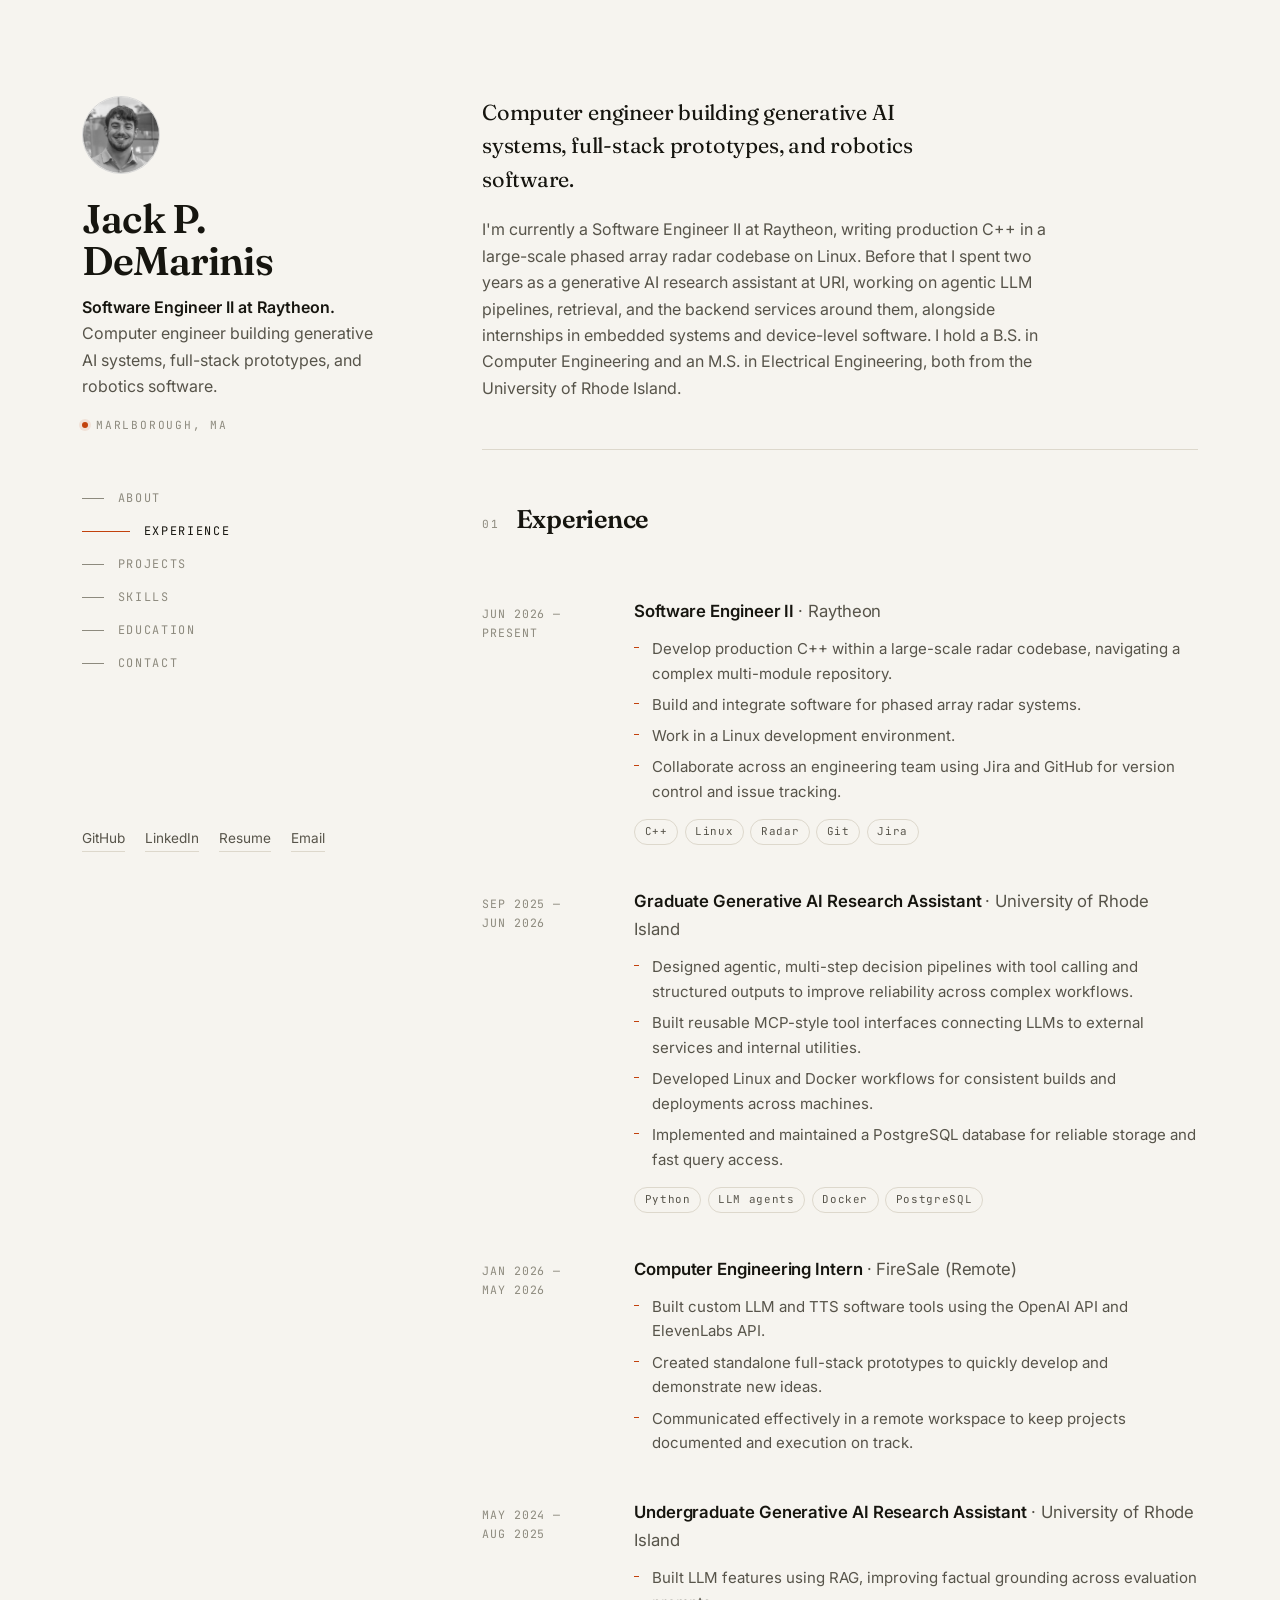
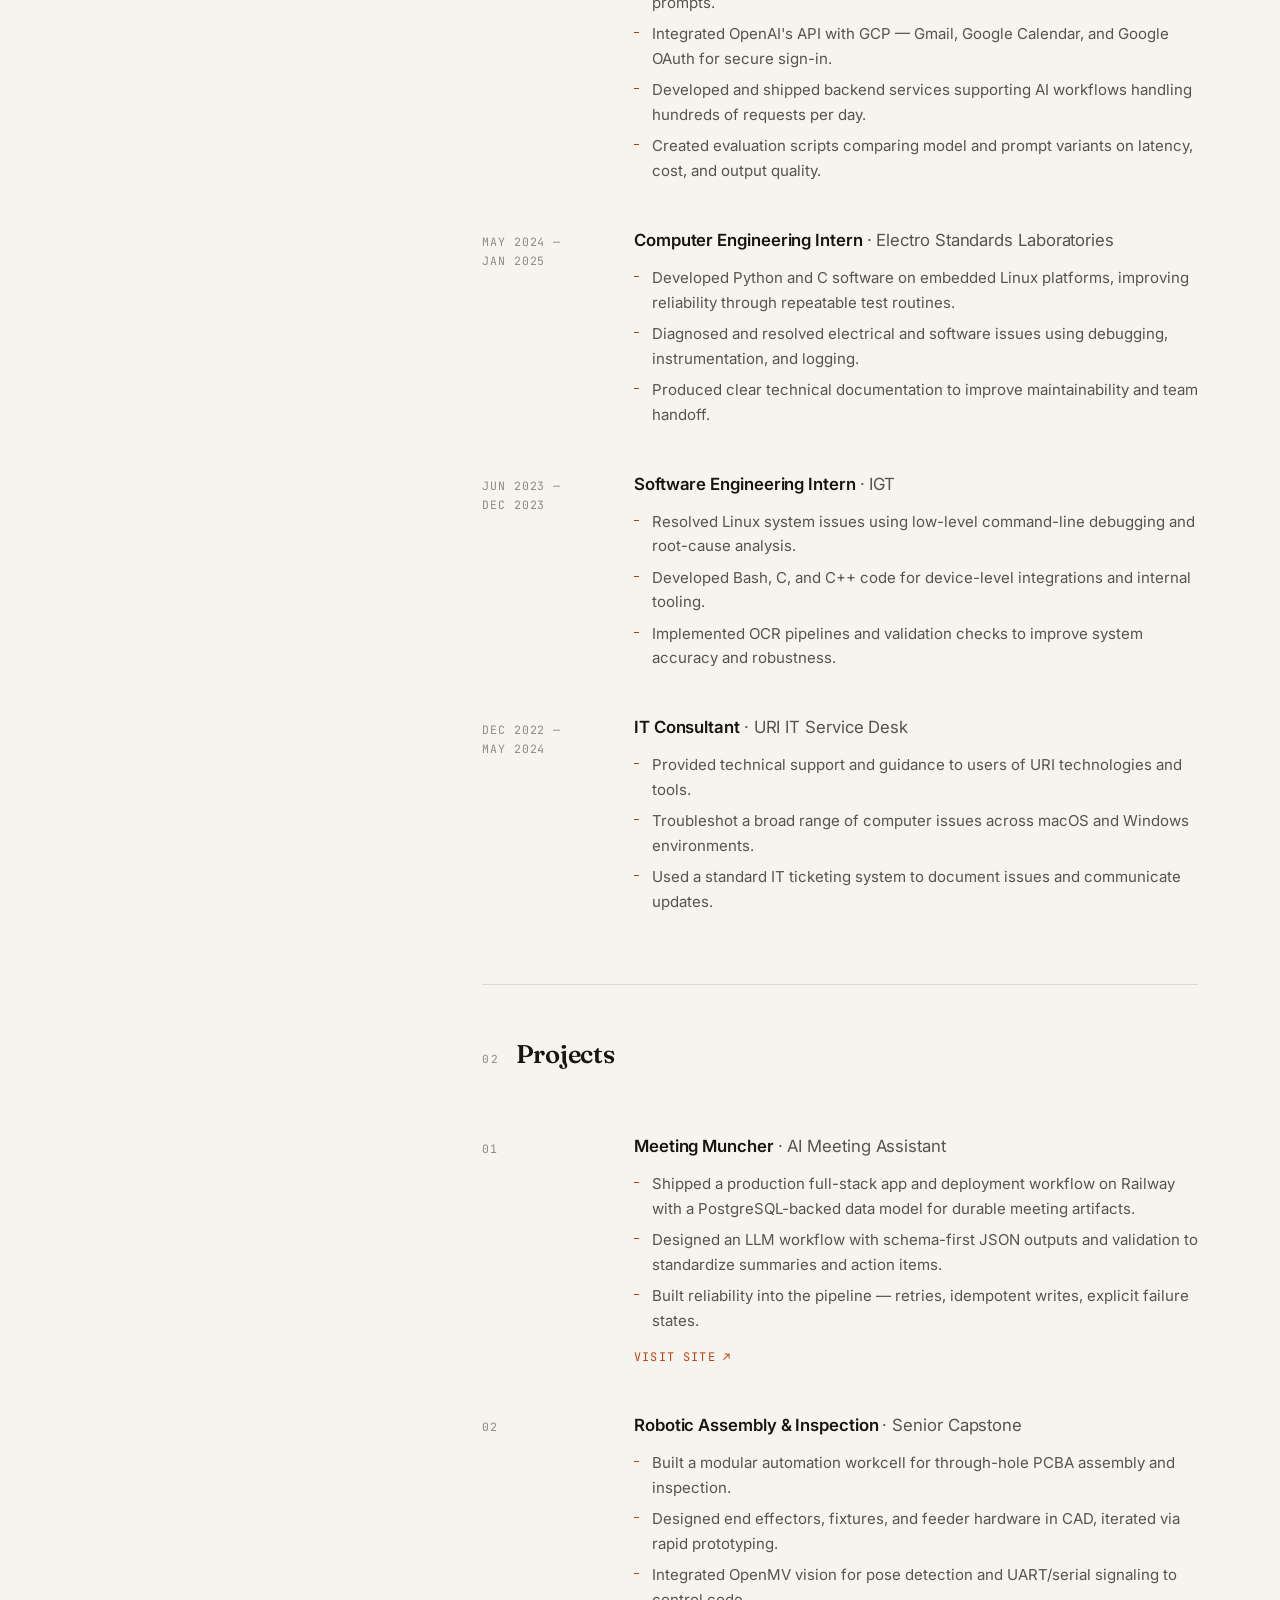
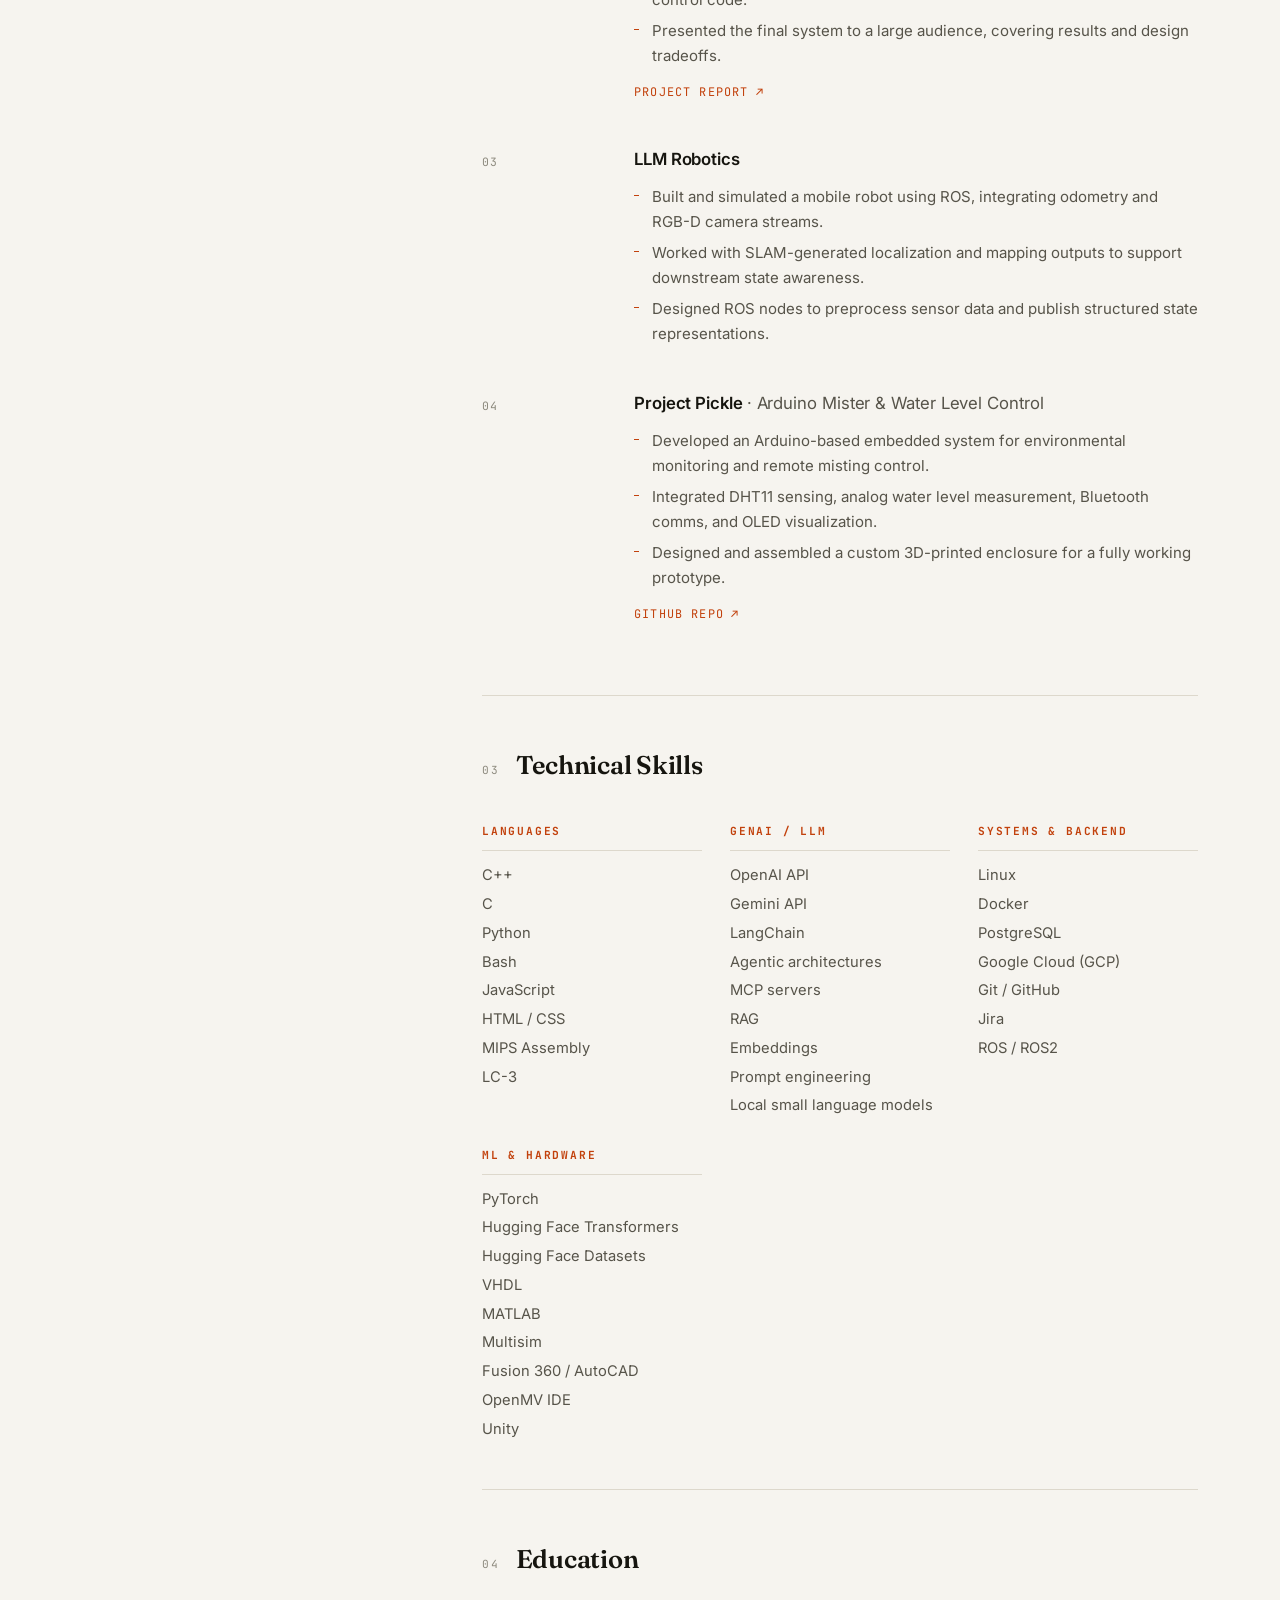
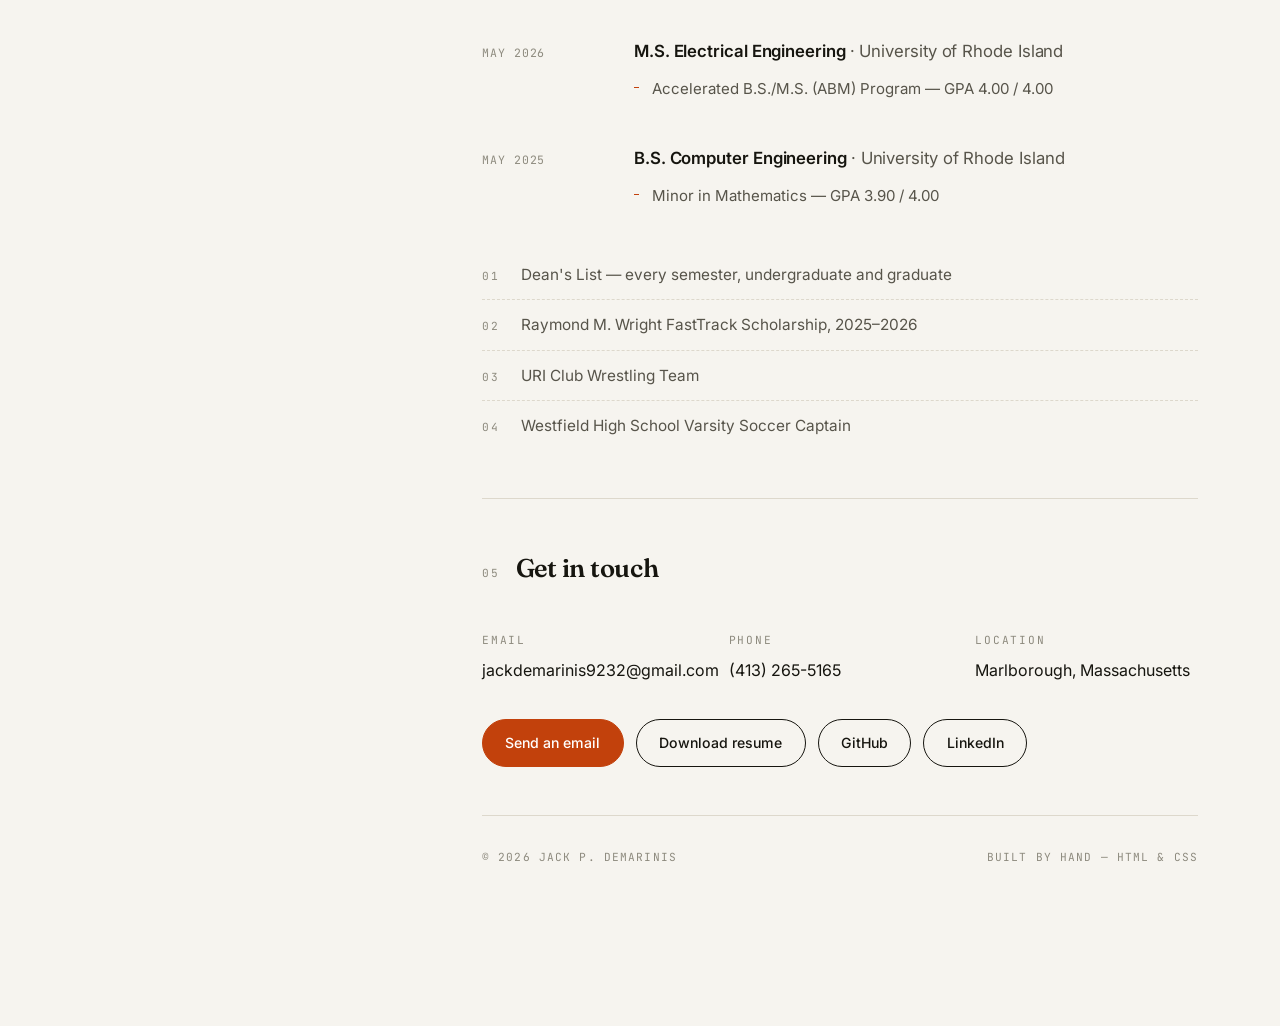
<file: design-editorial.html>
<!DOCTYPE html>
<html lang="en">
  <head>
    <meta charset="UTF-8" />
    <meta name="viewport" content="width=device-width, initial-scale=1.0" />
    <title>Jack P. DeMarinis — Software Engineer</title>
    <link rel="icon" type="image/webp" href="favicon.webp" />
    <link rel="preconnect" href="https://fonts.googleapis.com" />
    <link rel="preconnect" href="https://fonts.gstatic.com" crossorigin />
    <link
      href="https://fonts.googleapis.com/css2?family=Fraunces:opsz,wght@9..144,400;9..144,600&family=Inter:wght@400;500;600&family=JetBrains+Mono:wght@400;500&display=swap"
      rel="stylesheet"
    />
    <style>
      :root {
        --paper: #f6f4ef;
        --paper-raised: #fffefb;
        --ink: #16150f;
        --ink-soft: #57544a;
        --ink-faint: #8d8a7e;
        --rule: #ddd8cc;
        --accent: #c2410c;
        --accent-soft: rgba(194, 65, 12, 0.1);
        --serif: 'Fraunces', Georgia, serif;
        --sans: 'Inter', system-ui, sans-serif;
        --mono: 'JetBrains Mono', ui-monospace, monospace;
      }

      @media (prefers-color-scheme: dark) {
        :root {
          --paper: #12110e;
          --paper-raised: #1a1815;
          --ink: #f2efe6;
          --ink-soft: #a8a294;
          --ink-faint: #78736a;
          --rule: #2b2823;
          --accent: #f6511d;
          --accent-soft: rgba(246, 81, 29, 0.14);
        }
      }

      * { margin: 0; padding: 0; box-sizing: border-box; }

      html { scroll-behavior: smooth; }

      body {
        background: var(--paper);
        color: var(--ink);
        font-family: var(--sans);
        font-size: 16px;
        line-height: 1.65;
        -webkit-font-smoothing: antialiased;
      }

      a { color: inherit; text-decoration: none; }

      .label {
        font-family: var(--mono);
        font-size: 0.7rem;
        letter-spacing: 0.16em;
        text-transform: uppercase;
        color: var(--ink-faint);
      }

      /* ---------- shell ---------- */
      .shell {
        max-width: 1180px;
        margin: 0 auto;
        padding: 0 2rem;
        display: grid;
        grid-template-columns: 1fr;
        gap: 0;
      }

      @media (min-width: 1000px) {
        .shell {
          grid-template-columns: 320px minmax(0, 1fr);
          gap: 5rem;
        }
      }

      /* ---------- left rail ---------- */
      .rail {
        padding: 4rem 0 2rem;
      }

      @media (min-width: 1000px) {
        .rail {
          position: sticky;
          top: 0;
          height: 100vh;
          padding: 6rem 0 3rem;
          display: flex;
          flex-direction: column;
        }
      }

      .rail-photo {
        width: 78px;
        height: 78px;
        border-radius: 50%;
        object-fit: cover;
        filter: grayscale(100%);
        border: 1px solid var(--rule);
        margin-bottom: 1.5rem;
      }

      .rail h1 {
        font-family: var(--serif);
        font-weight: 600;
        font-size: 2.5rem;
        line-height: 1.05;
        letter-spacing: -0.02em;
      }

      .rail-role {
        margin-top: 0.75rem;
        font-size: 1rem;
        color: var(--ink-soft);
        max-width: 30ch;
      }

      .rail-role strong { color: var(--ink); font-weight: 600; }

      .rail-loc {
        margin-top: 1rem;
        display: inline-flex;
        align-items: center;
        gap: 0.5rem;
      }

      .dot {
        width: 6px;
        height: 6px;
        border-radius: 50%;
        background: var(--accent);
        box-shadow: 0 0 0 3px var(--accent-soft);
      }

      .rail-nav {
        margin-top: 3rem;
        display: none;
      }

      @media (min-width: 1000px) { .rail-nav { display: block; } }

      .rail-nav a {
        display: flex;
        align-items: center;
        gap: 0.85rem;
        padding: 0.42rem 0;
        font-family: var(--mono);
        font-size: 0.74rem;
        letter-spacing: 0.14em;
        text-transform: uppercase;
        color: var(--ink-faint);
        transition: color 0.25s ease;
      }

      .rail-nav a::before {
        content: '';
        width: 22px;
        height: 1px;
        background: currentColor;
        transition: width 0.25s ease, background 0.25s ease;
      }

      .rail-nav a:hover,
      .rail-nav a.active { color: var(--ink); }
      .rail-nav a.active::before { width: 48px; background: var(--accent); }

      .rail-links {
        margin-top: auto;
        padding-top: 2.5rem;
        display: flex;
        flex-wrap: wrap;
        gap: 1.25rem;
      }

      .rail-links a {
        font-size: 0.85rem;
        color: var(--ink-soft);
        border-bottom: 1px solid var(--rule);
        padding-bottom: 2px;
        transition: color 0.2s ease, border-color 0.2s ease;
      }

      .rail-links a:hover { color: var(--accent); border-color: var(--accent); }

      /* ---------- content ---------- */
      .content { padding: 2rem 0 6rem; }

      @media (min-width: 1000px) { .content { padding: 6rem 0 8rem; } }

      .block { padding: 3rem 0; border-top: 1px solid var(--rule); }
      .block:first-child { border-top: none; padding-top: 0; }

      .block-head {
        display: flex;
        align-items: baseline;
        gap: 1rem;
        margin-bottom: 2.25rem;
      }

      .block-head h2 {
        font-family: var(--serif);
        font-size: 1.6rem;
        font-weight: 600;
        letter-spacing: -0.01em;
      }

      .lede {
        font-family: var(--serif);
        font-size: 1.35rem;
        line-height: 1.55;
        letter-spacing: -0.01em;
        max-width: 34ch;
      }

      .lede + p {
        margin-top: 1.25rem;
        color: var(--ink-soft);
        max-width: 58ch;
      }

      /* entries */
      .entry {
        display: grid;
        grid-template-columns: 1fr;
        gap: 0.35rem 2rem;
        padding: 1.35rem 1rem 1.35rem 1rem;
        margin: 0 -1rem;
        border-radius: 6px;
        transition: background 0.25s ease;
      }

      @media (min-width: 720px) {
        .entry { grid-template-columns: 120px minmax(0, 1fr); }
      }

      .entry:hover { background: var(--paper-raised); }

      .entry-date {
        font-family: var(--mono);
        font-size: 0.72rem;
        letter-spacing: 0.08em;
        text-transform: uppercase;
        color: var(--ink-faint);
        padding-top: 0.35rem;
      }

      .entry h3 {
        font-size: 1.05rem;
        font-weight: 600;
        letter-spacing: -0.005em;
      }

      .entry h3 span { color: var(--ink-soft); font-weight: 400; }

      .entry ul {
        margin-top: 0.7rem;
        list-style: none;
        display: grid;
        gap: 0.4rem;
      }

      .entry li {
        position: relative;
        padding-left: 1.1rem;
        color: var(--ink-soft);
        font-size: 0.94rem;
      }

      .entry li::before {
        content: '';
        position: absolute;
        left: 0;
        top: 0.68em;
        width: 5px;
        height: 1px;
        background: var(--accent);
      }

      .tags { margin-top: 0.9rem; display: flex; flex-wrap: wrap; gap: 0.4rem; }

      .tag {
        font-family: var(--mono);
        font-size: 0.68rem;
        letter-spacing: 0.06em;
        color: var(--ink-soft);
        border: 1px solid var(--rule);
        border-radius: 999px;
        padding: 0.18rem 0.6rem;
      }

      .arrow-link {
        display: inline-flex;
        align-items: center;
        gap: 0.45rem;
        margin-top: 0.9rem;
        font-family: var(--mono);
        font-size: 0.74rem;
        letter-spacing: 0.1em;
        text-transform: uppercase;
        color: var(--accent);
      }

      .arrow-link span { transition: transform 0.25s ease; }
      .arrow-link:hover span { transform: translate(3px, -3px); }

      /* skills */
      .skills-cols {
        display: grid;
        gap: 1.75rem;
        grid-template-columns: repeat(auto-fit, minmax(220px, 1fr));
      }

      .skill-col h3 {
        font-family: var(--mono);
        font-size: 0.7rem;
        letter-spacing: 0.16em;
        text-transform: uppercase;
        color: var(--accent);
        padding-bottom: 0.6rem;
        margin-bottom: 0.75rem;
        border-bottom: 1px solid var(--rule);
      }

      .skill-col ul { list-style: none; display: grid; gap: 0.28rem; }
      .skill-col li { font-size: 0.92rem; color: var(--ink-soft); }

      /* honors */
      .honors-list { list-style: none; display: grid; gap: 0.75rem; }

      .honors-list li {
        display: flex;
        gap: 0.9rem;
        align-items: baseline;
        font-size: 0.96rem;
        color: var(--ink-soft);
        padding-bottom: 0.75rem;
        border-bottom: 1px dashed var(--rule);
      }

      .honors-list li:last-child { border-bottom: none; }
      .honors-list .label { flex-shrink: 0; width: 3.5ch; }

      /* contact */
      .contact-row {
        display: grid;
        gap: 1.5rem;
        grid-template-columns: repeat(auto-fit, minmax(200px, 1fr));
        margin-bottom: 2.25rem;
      }

      .contact-row a, .contact-row span.v {
        display: block;
        margin-top: 0.3rem;
        font-size: 1rem;
        color: var(--ink);
      }

      .contact-row a:hover { color: var(--accent); }

      .btn {
        display: inline-flex;
        align-items: center;
        gap: 0.5rem;
        padding: 0.7rem 1.4rem;
        border-radius: 999px;
        border: 1px solid var(--ink);
        font-size: 0.88rem;
        font-weight: 500;
        transition: background 0.22s ease, color 0.22s ease, border-color 0.22s ease;
      }

      .btn:hover { background: var(--ink); color: var(--paper); }
      .btn-primary { background: var(--accent); border-color: var(--accent); color: #fff; }
      .btn-primary:hover { background: transparent; color: var(--accent); border-color: var(--accent); }

      .btn-row { display: flex; flex-wrap: wrap; gap: 0.75rem; }

      footer {
        border-top: 1px solid var(--rule);
        padding: 2rem 0;
        font-family: var(--mono);
        font-size: 0.7rem;
        letter-spacing: 0.1em;
        text-transform: uppercase;
        color: var(--ink-faint);
        display: flex;
        justify-content: space-between;
        flex-wrap: wrap;
        gap: 0.5rem;
      }

      /* reveal */
      .reveal { opacity: 0; transform: translateY(14px); transition: opacity 0.7s ease, transform 0.7s ease; }
      .reveal.visible { opacity: 1; transform: none; }

      @media (prefers-reduced-motion: reduce) {
        .reveal { opacity: 1; transform: none; transition: none; }
        html { scroll-behavior: auto; }
      }
    </style>
  </head>
  <body>
    <div class="shell">
      <aside class="rail">
        <img class="rail-photo" src="Jack_Headshot.webp" alt="Jack P. DeMarinis" width="78" height="78" />
        <h1>Jack P.<br />DeMarinis</h1>
        <p class="rail-role">
          <strong>Software Engineer II at Raytheon.</strong> Computer engineer building generative AI
          systems, full-stack prototypes, and robotics software.
        </p>
        <p class="rail-loc label"><span class="dot"></span> Marlborough, MA</p>

        <nav class="rail-nav">
          <a href="#about">About</a>
          <a href="#experience">Experience</a>
          <a href="#projects">Projects</a>
          <a href="#skills">Skills</a>
          <a href="#education">Education</a>
          <a href="#contact">Contact</a>
        </nav>

        <div class="rail-links">
          <a href="https://github.com/jackdemarinis" target="_blank" rel="noopener noreferrer">GitHub</a>
          <a href="https://www.linkedin.com/in/jack-demarinis-2a0196257" target="_blank" rel="noopener noreferrer">LinkedIn</a>
          <a href="Jack_DeMarinis_Resume.pdf" download>Resume</a>
          <a href="mailto:jackdemarinis9232@gmail.com">Email</a>
        </div>
      </aside>

      <main class="content">
        <section id="about" class="block reveal">
          <p class="lede">
            Computer engineer building generative AI systems, full-stack prototypes, and
            robotics software.
          </p>
          <p>
            I'm currently a Software Engineer II at Raytheon, writing production C++ in a large-scale
            phased array radar codebase on Linux. Before that I spent two years as a generative AI
            research assistant at URI, working on agentic LLM pipelines, retrieval, and the backend
            services around them, alongside internships in embedded systems and device-level software.
            I hold a B.S. in Computer Engineering and an M.S. in Electrical Engineering, both from the
            University of Rhode Island.
          </p>
        </section>

        <section id="experience" class="block reveal">
          <div class="block-head">
            <span class="label">01</span>
            <h2>Experience</h2>
          </div>

          <article class="entry">
            <div class="entry-date">Jun 2026 &mdash;<br />Present</div>
            <div>
              <h3>Software Engineer II <span>&middot; Raytheon</span></h3>
              <ul>
                <li>Develop production C++ within a large-scale radar codebase, navigating a complex multi-module repository.</li>
                <li>Build and integrate software for phased array radar systems.</li>
                <li>Work in a Linux development environment.</li>
                <li>Collaborate across an engineering team using Jira and GitHub for version control and issue tracking.</li>
              </ul>
              <div class="tags">
                <span class="tag">C++</span><span class="tag">Linux</span><span class="tag">Radar</span><span class="tag">Git</span><span class="tag">Jira</span>
              </div>
            </div>
          </article>

          <article class="entry">
            <div class="entry-date">Sep 2025 &mdash;<br />Jun 2026</div>
            <div>
              <h3>Graduate Generative AI Research Assistant <span>&middot; University of Rhode Island</span></h3>
              <ul>
                <li>Designed agentic, multi-step decision pipelines with tool calling and structured outputs to improve reliability across complex workflows.</li>
                <li>Built reusable MCP-style tool interfaces connecting LLMs to external services and internal utilities.</li>
                <li>Developed Linux and Docker workflows for consistent builds and deployments across machines.</li>
                <li>Implemented and maintained a PostgreSQL database for reliable storage and fast query access.</li>
              </ul>
              <div class="tags">
                <span class="tag">Python</span><span class="tag">LLM agents</span><span class="tag">Docker</span><span class="tag">PostgreSQL</span>
              </div>
            </div>
          </article>

          <article class="entry">
            <div class="entry-date">Jan 2026 &mdash;<br />May 2026</div>
            <div>
              <h3>Computer Engineering Intern <span>&middot; FireSale (Remote)</span></h3>
              <ul>
                <li>Built custom LLM and TTS software tools using the OpenAI API and ElevenLabs API.</li>
                <li>Created standalone full-stack prototypes to quickly develop and demonstrate new ideas.</li>
                <li>Communicated effectively in a remote workspace to keep projects documented and execution on track.</li>
              </ul>
            </div>
          </article>

          <article class="entry">
            <div class="entry-date">May 2024 &mdash;<br />Aug 2025</div>
            <div>
              <h3>Undergraduate Generative AI Research Assistant <span>&middot; University of Rhode Island</span></h3>
              <ul>
                <li>Built LLM features using RAG, improving factual grounding across evaluation prompts.</li>
                <li>Integrated OpenAI's API with GCP &mdash; Gmail, Google Calendar, and Google OAuth for secure sign-in.</li>
                <li>Developed and shipped backend services supporting AI workflows handling hundreds of requests per day.</li>
                <li>Created evaluation scripts comparing model and prompt variants on latency, cost, and output quality.</li>
              </ul>
            </div>
          </article>

          <article class="entry">
            <div class="entry-date">May 2024 &mdash;<br />Jan 2025</div>
            <div>
              <h3>Computer Engineering Intern <span>&middot; Electro Standards Laboratories</span></h3>
              <ul>
                <li>Developed Python and C software on embedded Linux platforms, improving reliability through repeatable test routines.</li>
                <li>Diagnosed and resolved electrical and software issues using debugging, instrumentation, and logging.</li>
                <li>Produced clear technical documentation to improve maintainability and team handoff.</li>
              </ul>
            </div>
          </article>

          <article class="entry">
            <div class="entry-date">Jun 2023 &mdash;<br />Dec 2023</div>
            <div>
              <h3>Software Engineering Intern <span>&middot; IGT</span></h3>
              <ul>
                <li>Resolved Linux system issues using low-level command-line debugging and root-cause analysis.</li>
                <li>Developed Bash, C, and C++ code for device-level integrations and internal tooling.</li>
                <li>Implemented OCR pipelines and validation checks to improve system accuracy and robustness.</li>
              </ul>
            </div>
          </article>

          <article class="entry">
            <div class="entry-date">Dec 2022 &mdash;<br />May 2024</div>
            <div>
              <h3>IT Consultant <span>&middot; URI IT Service Desk</span></h3>
              <ul>
                <li>Provided technical support and guidance to users of URI technologies and tools.</li>
                <li>Troubleshot a broad range of computer issues across macOS and Windows environments.</li>
                <li>Used a standard IT ticketing system to document issues and communicate updates.</li>
              </ul>
            </div>
          </article>
        </section>

        <section id="projects" class="block reveal">
          <div class="block-head">
            <span class="label">02</span>
            <h2>Projects</h2>
          </div>

          <article class="entry">
            <div class="entry-date">01</div>
            <div>
              <h3>Meeting Muncher <span>&middot; AI Meeting Assistant</span></h3>
              <ul>
                <li>Shipped a production full-stack app and deployment workflow on Railway with a PostgreSQL-backed data model for durable meeting artifacts.</li>
                <li>Designed an LLM workflow with schema-first JSON outputs and validation to standardize summaries and action items.</li>
                <li>Built reliability into the pipeline &mdash; retries, idempotent writes, explicit failure states.</li>
              </ul>
              <a class="arrow-link" href="https://www.meetingmuncher.com/" target="_blank" rel="noopener noreferrer">Visit site <span>&#8599;</span></a>
            </div>
          </article>

          <article class="entry">
            <div class="entry-date">02</div>
            <div>
              <h3>Robotic Assembly &amp; Inspection <span>&middot; Senior Capstone</span></h3>
              <ul>
                <li>Built a modular automation workcell for through-hole PCBA assembly and inspection.</li>
                <li>Designed end effectors, fixtures, and feeder hardware in CAD, iterated via rapid prototyping.</li>
                <li>Integrated OpenMV vision for pose detection and UART/serial signaling to control code.</li>
                <li>Presented the final system to a large audience, covering results and design tradeoffs.</li>
              </ul>
              <a class="arrow-link" href="CPR - Hayward Industries.pdf" target="_blank" rel="noopener noreferrer">Project report <span>&#8599;</span></a>
            </div>
          </article>

          <article class="entry">
            <div class="entry-date">03</div>
            <div>
              <h3>LLM Robotics</h3>
              <ul>
                <li>Built and simulated a mobile robot using ROS, integrating odometry and RGB-D camera streams.</li>
                <li>Worked with SLAM-generated localization and mapping outputs to support downstream state awareness.</li>
                <li>Designed ROS nodes to preprocess sensor data and publish structured state representations.</li>
              </ul>
            </div>
          </article>

          <article class="entry">
            <div class="entry-date">04</div>
            <div>
              <h3>Project Pickle <span>&middot; Arduino Mister &amp; Water Level Control</span></h3>
              <ul>
                <li>Developed an Arduino-based embedded system for environmental monitoring and remote misting control.</li>
                <li>Integrated DHT11 sensing, analog water level measurement, Bluetooth comms, and OLED visualization.</li>
                <li>Designed and assembled a custom 3D-printed enclosure for a fully working prototype.</li>
              </ul>
              <a class="arrow-link" href="https://github.com/jackdemarinis/ProjectPickle" target="_blank" rel="noopener noreferrer">GitHub repo <span>&#8599;</span></a>
            </div>
          </article>
        </section>

        <section id="skills" class="block reveal">
          <div class="block-head">
            <span class="label">03</span>
            <h2>Technical Skills</h2>
          </div>
          <div class="skills-cols">
            <div class="skill-col">
              <h3>Languages</h3>
              <ul>
                <li>C++</li><li>C</li><li>Python</li><li>Bash</li><li>JavaScript</li><li>HTML / CSS</li><li>MIPS Assembly</li><li>LC-3</li>
              </ul>
            </div>
            <div class="skill-col">
              <h3>GenAI / LLM</h3>
              <ul>
                <li>OpenAI API</li><li>Gemini API</li><li>LangChain</li><li>Agentic architectures</li><li>MCP servers</li><li>RAG</li><li>Embeddings</li><li>Prompt engineering</li><li>Local small language models</li>
              </ul>
            </div>
            <div class="skill-col">
              <h3>Systems &amp; Backend</h3>
              <ul>
                <li>Linux</li><li>Docker</li><li>PostgreSQL</li><li>Google Cloud (GCP)</li><li>Git / GitHub</li><li>Jira</li><li>ROS / ROS2</li>
              </ul>
            </div>
            <div class="skill-col">
              <h3>ML &amp; Hardware</h3>
              <ul>
                <li>PyTorch</li><li>Hugging Face Transformers</li><li>Hugging Face Datasets</li><li>VHDL</li><li>MATLAB</li><li>Multisim</li><li>Fusion 360 / AutoCAD</li><li>OpenMV IDE</li><li>Unity</li>
              </ul>
            </div>
          </div>
        </section>

        <section id="education" class="block reveal">
          <div class="block-head">
            <span class="label">04</span>
            <h2>Education</h2>
          </div>
          <article class="entry">
            <div class="entry-date">May 2026</div>
            <div>
              <h3>M.S. Electrical Engineering <span>&middot; University of Rhode Island</span></h3>
              <ul>
                <li>Accelerated B.S./M.S. (ABM) Program &mdash; GPA 4.00 / 4.00</li>
              </ul>
            </div>
          </article>
          <article class="entry">
            <div class="entry-date">May 2025</div>
            <div>
              <h3>B.S. Computer Engineering <span>&middot; University of Rhode Island</span></h3>
              <ul>
                <li>Minor in Mathematics &mdash; GPA 3.90 / 4.00</li>
              </ul>
            </div>
          </article>

          <ul class="honors-list" style="margin-top: 2rem">
            <li><span class="label">01</span> Dean's List &mdash; every semester, undergraduate and graduate</li>
            <li><span class="label">02</span> Raymond M. Wright FastTrack Scholarship, 2025&ndash;2026</li>
            <li><span class="label">03</span> URI Club Wrestling Team</li>
            <li><span class="label">04</span> Westfield High School Varsity Soccer Captain</li>
          </ul>
        </section>

        <section id="contact" class="block reveal">
          <div class="block-head">
            <span class="label">05</span>
            <h2>Get in touch</h2>
          </div>
          <div class="contact-row">
            <div>
              <span class="label">Email</span>
              <a href="mailto:jackdemarinis9232@gmail.com">jackdemarinis9232@gmail.com</a>
            </div>
            <div>
              <span class="label">Phone</span>
              <a href="tel:+14132655165">(413) 265-5165</a>
            </div>
            <div>
              <span class="label">Location</span>
              <span class="v">Marlborough, Massachusetts</span>
            </div>
          </div>
          <div class="btn-row">
            <a class="btn btn-primary" href="mailto:jackdemarinis9232@gmail.com">Send an email</a>
            <a class="btn" href="Jack_DeMarinis_Resume.pdf" download>Download resume</a>
            <a class="btn" href="https://github.com/jackdemarinis" target="_blank" rel="noopener noreferrer">GitHub</a>
            <a class="btn" href="https://www.linkedin.com/in/jack-demarinis-2a0196257" target="_blank" rel="noopener noreferrer">LinkedIn</a>
          </div>
        </section>

        <footer>
          <span>&copy; 2026 Jack P. DeMarinis</span>
          <span>Built by hand &mdash; HTML &amp; CSS</span>
        </footer>
      </main>
    </div>

    <script>
      const io = new IntersectionObserver(
        (entries) => {
          for (const e of entries) {
            if (e.isIntersecting) {
              e.target.classList.add('visible');
              io.unobserve(e.target);
            }
          }
        },
        { rootMargin: '0px 0px -60px 0px' }
      );
      document.querySelectorAll('.reveal').forEach((el) => io.observe(el));

      const links = [...document.querySelectorAll('.rail-nav a')];
      const spy = new IntersectionObserver(
        (entries) => {
          for (const e of entries) {
            if (!e.isIntersecting) continue;
            links.forEach((l) => l.classList.toggle('active', l.getAttribute('href') === '#' + e.target.id));
          }
        },
        { rootMargin: '-45% 0px -50% 0px' }
      );
      document.querySelectorAll('section[id]').forEach((s) => spy.observe(s));
    </script>
  </body>
</html>
</file>
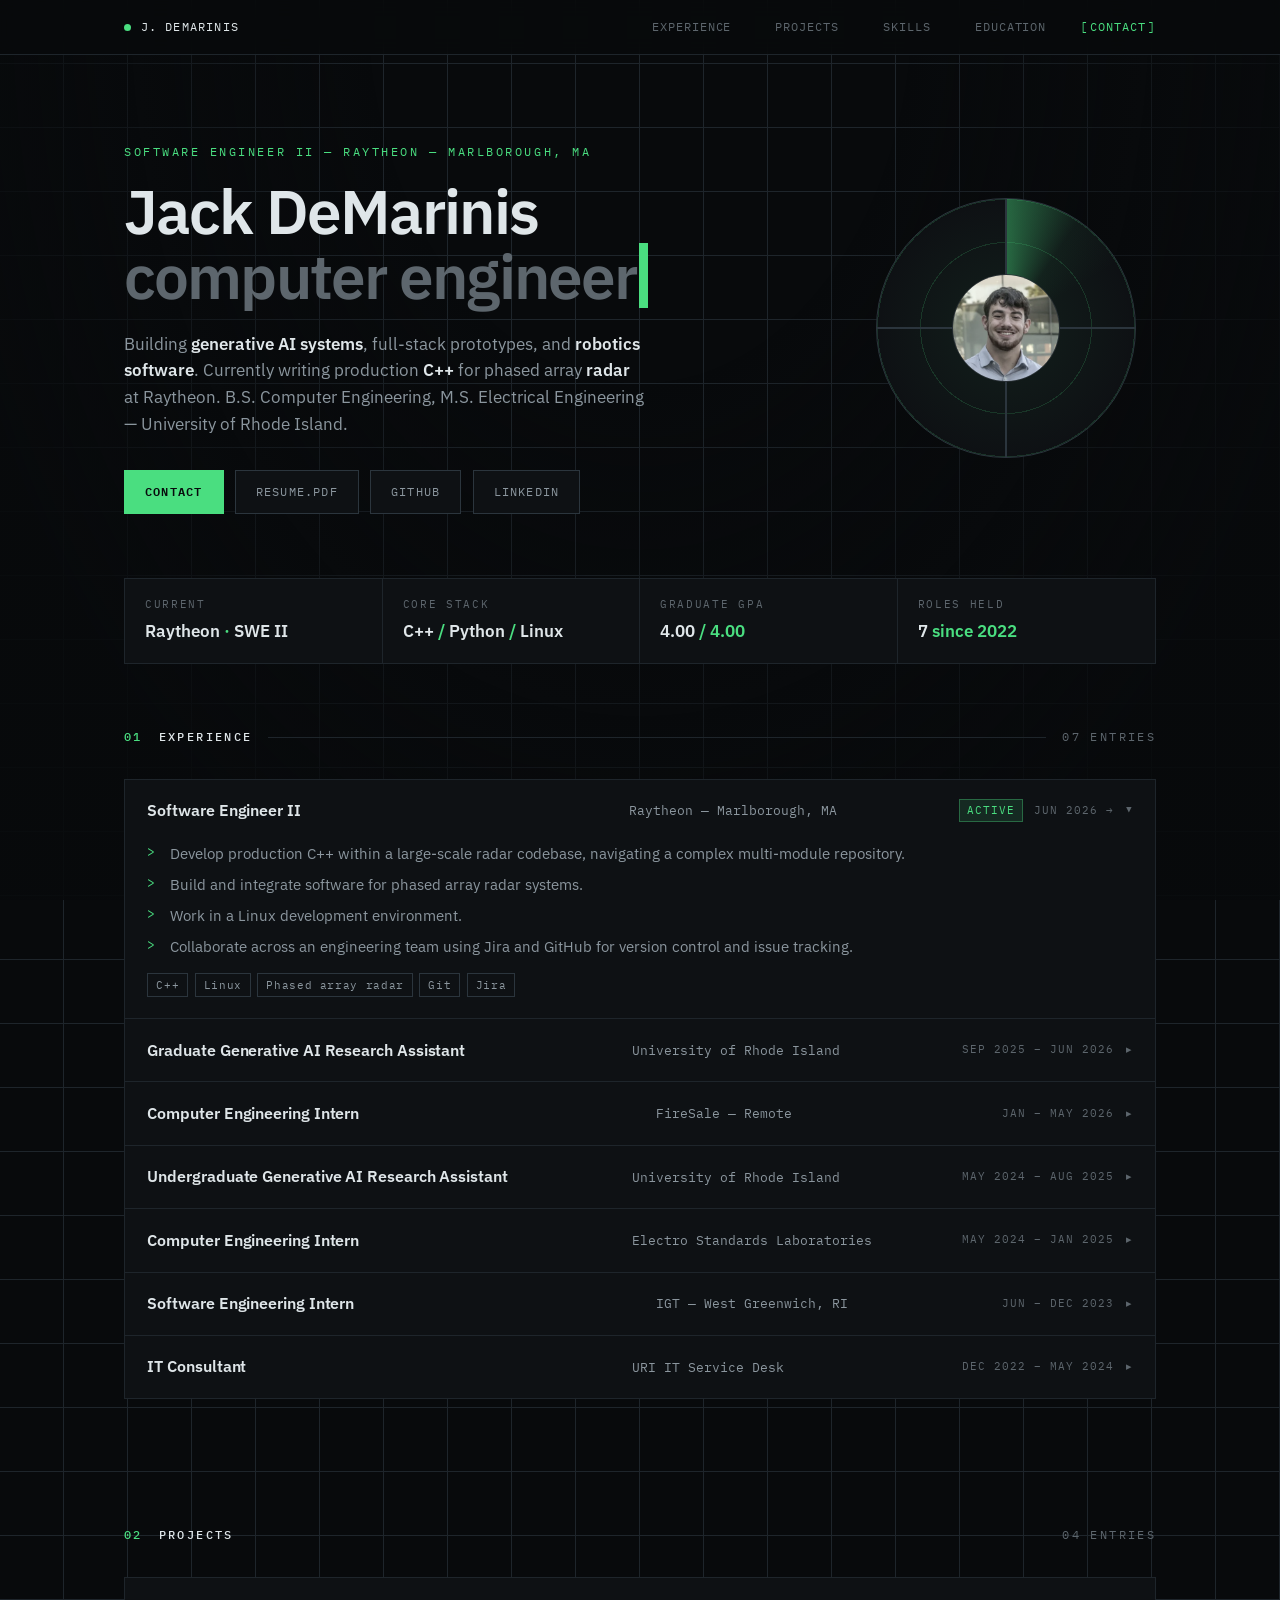
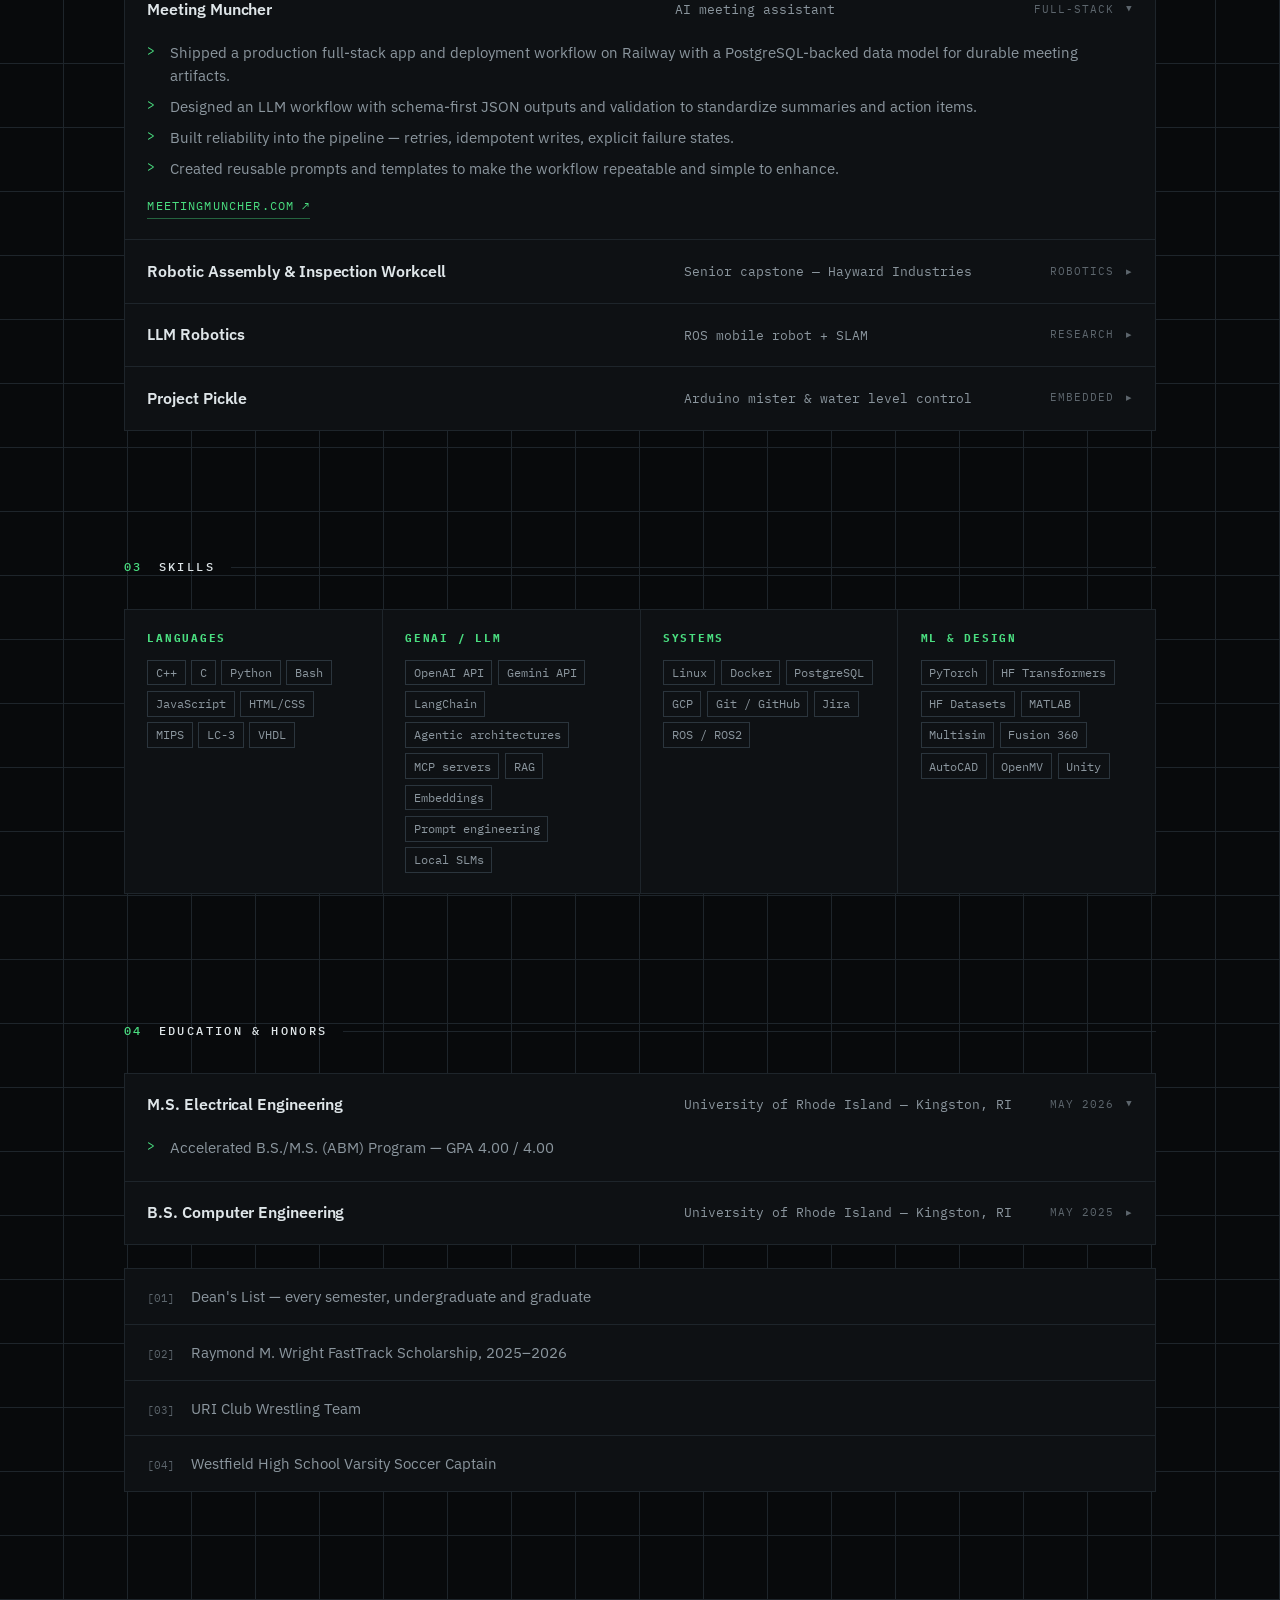
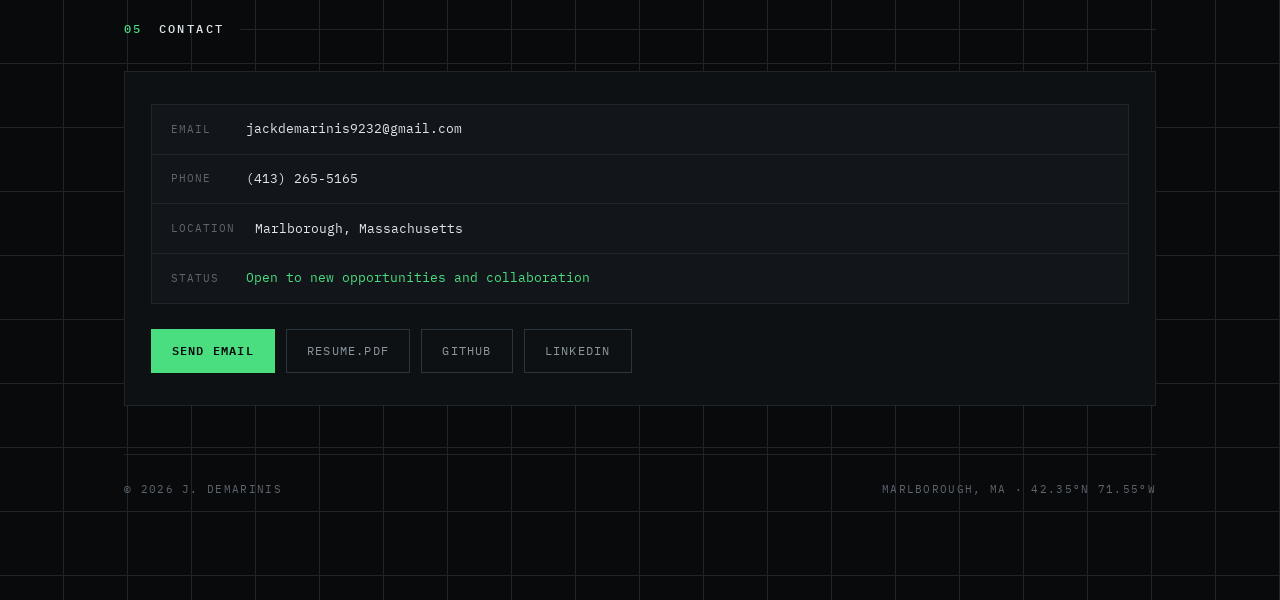
<file: design-signal.html>
<!DOCTYPE html>
<html lang="en">
  <head>
    <meta charset="UTF-8" />
    <meta name="viewport" content="width=device-width, initial-scale=1.0" />
    <title>Jack P. DeMarinis — Software Engineer</title>
    <link rel="icon" type="image/webp" href="favicon.webp" />
    <link rel="preconnect" href="https://fonts.googleapis.com" />
    <link rel="preconnect" href="https://fonts.gstatic.com" crossorigin />
    <link
      href="https://fonts.googleapis.com/css2?family=IBM+Plex+Mono:wght@400;500;600&family=IBM+Plex+Sans:wght@400;500;600&display=swap"
      rel="stylesheet"
    />
    <style>
      :root {
        --bg: #080a0c;
        --panel: #0e1114;
        --panel-2: #12161a;
        --line: #1e252b;
        --line-bright: #2b353d;
        --fg: #dfe6e9;
        --fg-dim: #8b969e;
        --fg-faint: #5d666d;
        --signal: #4ade80;
        --signal-dim: rgba(74, 222, 128, 0.12);
        --warn: #f6511d;
        --mono: 'IBM Plex Mono', ui-monospace, monospace;
        --sans: 'IBM Plex Sans', system-ui, sans-serif;
      }

      * { margin: 0; padding: 0; box-sizing: border-box; }
      html { scroll-behavior: smooth; }

      body {
        background: var(--bg);
        color: var(--fg);
        font-family: var(--sans);
        line-height: 1.6;
        -webkit-font-smoothing: antialiased;
        background-image:
          linear-gradient(var(--line) 1px, transparent 1px),
          linear-gradient(90deg, var(--line) 1px, transparent 1px);
        background-size: 64px 64px;
        background-position: -1px -1px;
      }

      body::before {
        content: '';
        position: fixed;
        inset: 0;
        pointer-events: none;
        background: radial-gradient(ellipse at 50% 0%, transparent 30%, rgba(8, 10, 12, 0.92) 78%);
        z-index: 0;
      }

      a { color: inherit; text-decoration: none; }

      .wrap { position: relative; z-index: 1; max-width: 1080px; margin: 0 auto; padding: 0 1.5rem; }

      /* ---------- nav ---------- */
      .topbar {
        position: sticky;
        top: 0;
        z-index: 50;
        background: rgba(8, 10, 12, 0.82);
        backdrop-filter: blur(10px);
        border-bottom: 1px solid var(--line);
      }

      .topbar .wrap {
        display: flex;
        align-items: center;
        justify-content: space-between;
        gap: 1rem;
        height: 54px;
        font-family: var(--mono);
        font-size: 0.75rem;
      }

      .brand { display: flex; align-items: center; gap: 0.6rem; letter-spacing: 0.1em; text-transform: uppercase; }

      .pulse {
        width: 7px; height: 7px; border-radius: 50%;
        background: var(--signal);
        box-shadow: 0 0 0 0 rgba(74, 222, 128, 0.6);
        animation: pulse 2.4s infinite;
      }

      @keyframes pulse {
        0% { box-shadow: 0 0 0 0 rgba(74, 222, 128, 0.5); }
        70% { box-shadow: 0 0 0 9px rgba(74, 222, 128, 0); }
        100% { box-shadow: 0 0 0 0 rgba(74, 222, 128, 0); }
      }

      .topnav { display: none; gap: 1.5rem; }
      @media (min-width: 820px) { .topnav { display: flex; } }

      .topnav a {
        color: var(--fg-faint);
        letter-spacing: 0.08em;
        text-transform: uppercase;
        transition: color 0.2s ease;
      }
      .topnav a:hover, .topnav a.active { color: var(--signal); }
      .topnav a::before { content: '['; opacity: 0; margin-right: 2px; }
      .topnav a::after { content: ']'; opacity: 0; margin-left: 2px; }
      .topnav a.active::before, .topnav a.active::after { opacity: 1; }

      /* ---------- hero ---------- */
      .hero { padding: 5.5rem 0 4rem; }

      .hero-grid {
        display: grid;
        gap: 3rem;
        align-items: center;
        grid-template-columns: 1fr;
      }

      @media (min-width: 860px) { .hero-grid { grid-template-columns: minmax(0, 1fr) 300px; } }

      .kicker {
        font-family: var(--mono);
        font-size: 0.72rem;
        letter-spacing: 0.22em;
        text-transform: uppercase;
        color: var(--signal);
        margin-bottom: 1.1rem;
      }

      .hero h1 {
        font-size: clamp(2.4rem, 6vw, 3.9rem);
        line-height: 1.02;
        letter-spacing: -0.03em;
        font-weight: 600;
      }

      .hero h1 em { font-style: normal; color: var(--fg-faint); }

      .hero-sub {
        margin-top: 1.4rem;
        max-width: 52ch;
        color: var(--fg-dim);
        font-size: 1.05rem;
      }

      .hero-sub b { color: var(--fg); font-weight: 600; }

      .cursor {
        display: inline-block;
        width: 9px;
        height: 1.05em;
        background: var(--signal);
        vertical-align: -0.15em;
        margin-left: 3px;
        animation: blink 1.05s step-end infinite;
      }

      @keyframes blink { 0%, 100% { opacity: 1; } 50% { opacity: 0; } }

      .hero-actions { margin-top: 2rem; display: flex; flex-wrap: wrap; gap: 0.7rem; }

      .btn {
        font-family: var(--mono);
        font-size: 0.76rem;
        letter-spacing: 0.1em;
        text-transform: uppercase;
        padding: 0.7rem 1.25rem;
        border: 1px solid var(--line-bright);
        color: var(--fg-dim);
        background: var(--panel);
        transition: all 0.2s ease;
      }

      .btn:hover { color: var(--signal); border-color: var(--signal); background: var(--signal-dim); }
      .btn-key { color: var(--bg); background: var(--signal); border-color: var(--signal); font-weight: 600; }
      .btn-key:hover { background: transparent; color: var(--signal); }

      /* radar scope */
      .scope {
        position: relative;
        width: 260px;
        aspect-ratio: 1;
        margin: 0 auto;
        border-radius: 50%;
        border: 1px solid var(--line-bright);
        background:
          repeating-radial-gradient(circle at 50% 50%, transparent 0 42px, rgba(74, 222, 128, 0.16) 42px 43px),
          radial-gradient(circle at 50% 50%, rgba(74, 222, 128, 0.07), transparent 70%),
          var(--panel);
        overflow: hidden;
      }

      .scope::before {
        content: '';
        position: absolute;
        inset: 0;
        background: conic-gradient(from 0deg, rgba(74, 222, 128, 0.42) 0deg, rgba(74, 222, 128, 0.05) 34deg, transparent 60deg);
        animation: sweep 4.2s linear infinite;
      }

      .scope::after {
        content: '';
        position: absolute;
        inset: 0;
        background:
          linear-gradient(to right, transparent 49.6%, var(--line-bright) 49.6% 50.4%, transparent 50.4%),
          linear-gradient(to bottom, transparent 49.6%, var(--line-bright) 49.6% 50.4%, transparent 50.4%);
      }

      @keyframes sweep { to { transform: rotate(360deg); } }

      .scope img {
        position: absolute;
        inset: 0;
        margin: auto;
        width: 108px;
        height: 108px;
        border-radius: 50%;
        object-fit: cover;
        z-index: 2;
        border: 1px solid var(--line-bright);
        filter: grayscale(35%) contrast(1.05);
      }

      @media (prefers-reduced-motion: reduce) {
        .scope::before { animation: none; }
        .pulse { animation: none; }
        html { scroll-behavior: auto; }
      }

      /* ---------- stat strip ---------- */
      .strip {
        display: grid;
        grid-template-columns: repeat(auto-fit, minmax(150px, 1fr));
        border: 1px solid var(--line);
        background: var(--panel);
      }

      .stat { padding: 1.1rem 1.25rem; border-right: 1px solid var(--line); }
      .stat:last-child { border-right: none; }
      .stat dt { font-family: var(--mono); font-size: 0.66rem; letter-spacing: 0.16em; text-transform: uppercase; color: var(--fg-faint); }
      .stat dd { margin-top: 0.3rem; font-size: 1.05rem; font-weight: 600; }
      .stat dd span { color: var(--signal); }

      /* ---------- sections ---------- */
      section { padding: 4rem 0; }

      .sec-head {
        display: flex;
        align-items: center;
        gap: 1rem;
        margin-bottom: 2rem;
        font-family: var(--mono);
        font-size: 0.74rem;
        letter-spacing: 0.2em;
        text-transform: uppercase;
        color: var(--fg-faint);
      }

      .sec-head b { color: var(--signal); font-weight: 500; }
      .sec-head h2 { font-family: var(--mono); font-size: 0.74rem; letter-spacing: 0.2em; font-weight: 500; color: var(--fg); text-transform: uppercase; }
      .sec-head .fill { flex: 1; height: 1px; background: var(--line); }

      /* rows */
      .row {
        border: 1px solid var(--line);
        background: var(--panel);
        margin-bottom: -1px;
        transition: background 0.2s ease, border-color 0.2s ease;
      }

      .row:hover { background: var(--panel-2); border-color: var(--line-bright); }

      .row-head {
        display: grid;
        grid-template-columns: 1fr;
        gap: 0.4rem;
        padding: 1.15rem 1.4rem;
        cursor: pointer;
        align-items: center;
      }

      @media (min-width: 760px) {
        .row-head { grid-template-columns: 1.5fr 1fr auto; gap: 1.5rem; }
      }

      .row-title { font-weight: 600; font-size: 1rem; letter-spacing: -0.005em; }
      .row-org { font-family: var(--mono); font-size: 0.82rem; color: var(--fg-dim); }

      .row-meta {
        font-family: var(--mono);
        font-size: 0.7rem;
        letter-spacing: 0.09em;
        text-transform: uppercase;
        color: var(--fg-faint);
        display: flex;
        align-items: center;
        gap: 0.7rem;
        white-space: nowrap;
      }

      .live {
        color: var(--signal);
        border: 1px solid rgba(74, 222, 128, 0.35);
        background: var(--signal-dim);
        padding: 0.1rem 0.45rem;
      }

      .chev { color: var(--fg-faint); transition: transform 0.25s ease; }
      .row[open] .chev { transform: rotate(90deg); }

      .row-body { padding: 0 1.4rem 1.3rem; }

      .row-body ul { list-style: none; display: grid; gap: 0.45rem; }

      .row-body li {
        position: relative;
        padding-left: 1.4rem;
        color: var(--fg-dim);
        font-size: 0.93rem;
      }

      .row-body li::before {
        content: '>';
        position: absolute;
        left: 0;
        color: var(--signal);
        font-family: var(--mono);
        font-size: 0.8rem;
      }

      details > summary { list-style: none; }
      details > summary::-webkit-details-marker { display: none; }

      .chips { display: flex; flex-wrap: wrap; gap: 0.4rem; margin-top: 0.9rem; }

      .chip {
        font-family: var(--mono);
        font-size: 0.67rem;
        letter-spacing: 0.06em;
        color: var(--fg-dim);
        border: 1px solid var(--line-bright);
        padding: 0.16rem 0.5rem;
      }

      .out {
        display: inline-flex;
        gap: 0.4rem;
        margin-top: 1rem;
        font-family: var(--mono);
        font-size: 0.72rem;
        letter-spacing: 0.1em;
        text-transform: uppercase;
        color: var(--signal);
        border-bottom: 1px solid rgba(74, 222, 128, 0.4);
        padding-bottom: 2px;
      }

      .out:hover { border-color: var(--signal); }

      /* skills */
      .skill-grid { display: grid; gap: 1px; background: var(--line); border: 1px solid var(--line); grid-template-columns: repeat(auto-fit, minmax(230px, 1fr)); }
      .skill-box { background: var(--panel); padding: 1.25rem 1.4rem; }
      .skill-box h3 { font-family: var(--mono); font-size: 0.68rem; letter-spacing: 0.16em; text-transform: uppercase; color: var(--signal); margin-bottom: 0.8rem; }
      .skill-box ul { list-style: none; display: flex; flex-wrap: wrap; gap: 0.35rem; }
      .skill-box li { font-family: var(--mono); font-size: 0.75rem; color: var(--fg-dim); border: 1px solid var(--line-bright); padding: 0.14rem 0.48rem; }

      /* honors */
      .honors { display: grid; gap: 1px; background: var(--line); border: 1px solid var(--line); }
      .honor { background: var(--panel); padding: 0.95rem 1.4rem; display: flex; gap: 1rem; align-items: baseline; }
      .honor code { font-family: var(--mono); font-size: 0.7rem; color: var(--fg-faint); }
      .honor span { color: var(--fg-dim); font-size: 0.95rem; }

      /* contact */
      .contact-box { border: 1px solid var(--line); background: var(--panel); padding: 2rem 1.6rem; }
      .contact-list { display: grid; gap: 1px; background: var(--line); border: 1px solid var(--line); margin-bottom: 1.6rem; }
      .contact-line { background: var(--panel-2); padding: 0.85rem 1.2rem; display: flex; flex-wrap: wrap; gap: 0.4rem 1.2rem; font-family: var(--mono); font-size: 0.84rem; }
      .contact-line b { color: var(--fg-faint); font-weight: 400; min-width: 8ch; letter-spacing: 0.1em; text-transform: uppercase; font-size: 0.68rem; padding-top: 0.15rem; }
      .contact-line a:hover { color: var(--signal); }

      footer {
        border-top: 1px solid var(--line);
        margin-top: 3rem;
        padding: 1.6rem 0 2.4rem;
        font-family: var(--mono);
        font-size: 0.68rem;
        letter-spacing: 0.12em;
        text-transform: uppercase;
        color: var(--fg-faint);
        display: flex;
        justify-content: space-between;
        flex-wrap: wrap;
        gap: 0.5rem;
      }

      .reveal { opacity: 0; transform: translateY(16px); transition: opacity 0.6s ease, transform 0.6s ease; }
      .reveal.visible { opacity: 1; transform: none; }
      @media (prefers-reduced-motion: reduce) { .reveal { opacity: 1; transform: none; transition: none; } }
    </style>
  </head>
  <body>
    <header class="topbar">
      <div class="wrap">
        <div class="brand"><span class="pulse"></span> J. DeMarinis</div>
        <nav class="topnav">
          <a href="#experience">Experience</a>
          <a href="#projects">Projects</a>
          <a href="#skills">Skills</a>
          <a href="#education">Education</a>
          <a href="#contact">Contact</a>
        </nav>
      </div>
    </header>

    <main class="wrap">
      <section class="hero">
        <div class="hero-grid">
          <div>
            <p class="kicker">Software Engineer II &mdash; Raytheon &mdash; Marlborough, MA</p>
            <h1>Jack DeMarinis<br /><em>computer engineer</em><span class="cursor"></span></h1>
            <p class="hero-sub">
              Building <b>generative AI systems</b>, full-stack prototypes, and <b>robotics software</b>.
              Currently writing production <b>C++</b> for phased array <b>radar</b> at Raytheon.
              B.S. Computer Engineering, M.S. Electrical Engineering &mdash; University of Rhode Island.
            </p>
            <div class="hero-actions">
              <a class="btn btn-key" href="mailto:jackdemarinis9232@gmail.com">Contact</a>
              <a class="btn" href="Jack_DeMarinis_Resume.pdf" download>Resume.pdf</a>
              <a class="btn" href="https://github.com/jackdemarinis" target="_blank" rel="noopener noreferrer">GitHub</a>
              <a class="btn" href="https://www.linkedin.com/in/jack-demarinis-2a0196257" target="_blank" rel="noopener noreferrer">LinkedIn</a>
            </div>
          </div>
          <div class="scope">
            <img src="Jack_Headshot.webp" alt="Jack P. DeMarinis" width="108" height="108" />
          </div>
        </div>
      </section>

      <dl class="strip reveal">
        <div class="stat"><dt>Current</dt><dd>Raytheon <span>&middot;</span> SWE II</dd></div>
        <div class="stat"><dt>Core stack</dt><dd>C++ <span>/</span> Python <span>/</span> Linux</dd></div>
        <div class="stat"><dt>Graduate GPA</dt><dd>4.00 <span>/ 4.00</span></dd></div>
        <div class="stat"><dt>Roles held</dt><dd>7 <span>since 2022</span></dd></div>
      </dl>

      <section id="experience" class="reveal">
        <div class="sec-head"><b>01</b><h2>Experience</h2><span class="fill"></span><span>07 entries</span></div>

        <details class="row" open>
          <summary class="row-head">
            <span class="row-title">Software Engineer II</span>
            <span class="row-org">Raytheon &mdash; Marlborough, MA</span>
            <span class="row-meta"><span class="live">Active</span> Jun 2026 &rarr; <span class="chev">&#9656;</span></span>
          </summary>
          <div class="row-body">
            <ul>
              <li>Develop production C++ within a large-scale radar codebase, navigating a complex multi-module repository.</li>
              <li>Build and integrate software for phased array radar systems.</li>
              <li>Work in a Linux development environment.</li>
              <li>Collaborate across an engineering team using Jira and GitHub for version control and issue tracking.</li>
            </ul>
            <div class="chips"><span class="chip">C++</span><span class="chip">Linux</span><span class="chip">Phased array radar</span><span class="chip">Git</span><span class="chip">Jira</span></div>
          </div>
        </details>

        <details class="row">
          <summary class="row-head">
            <span class="row-title">Graduate Generative AI Research Assistant</span>
            <span class="row-org">University of Rhode Island</span>
            <span class="row-meta">Sep 2025 &ndash; Jun 2026 <span class="chev">&#9656;</span></span>
          </summary>
          <div class="row-body">
            <ul>
              <li>Designed agentic, multi-step decision pipelines with tool calling and structured outputs to improve reliability across complex workflows.</li>
              <li>Built reusable MCP-style tool interfaces connecting LLMs to external services and internal utilities.</li>
              <li>Developed Linux and Docker workflows for consistent builds and deployments across machines.</li>
              <li>Implemented and maintained a PostgreSQL database for reliable storage and fast query access.</li>
            </ul>
            <div class="chips"><span class="chip">Python</span><span class="chip">LLM agents</span><span class="chip">MCP</span><span class="chip">Docker</span><span class="chip">PostgreSQL</span></div>
          </div>
        </details>

        <details class="row">
          <summary class="row-head">
            <span class="row-title">Computer Engineering Intern</span>
            <span class="row-org">FireSale &mdash; Remote</span>
            <span class="row-meta">Jan &ndash; May 2026 <span class="chev">&#9656;</span></span>
          </summary>
          <div class="row-body">
            <ul>
              <li>Built custom LLM and TTS software tools using the OpenAI API and ElevenLabs API.</li>
              <li>Created standalone full-stack prototypes to quickly develop and demonstrate new ideas.</li>
              <li>Communicated effectively in a remote workspace to keep projects documented and execution on track.</li>
            </ul>
            <div class="chips"><span class="chip">OpenAI API</span><span class="chip">ElevenLabs</span><span class="chip">Full-stack</span></div>
          </div>
        </details>

        <details class="row">
          <summary class="row-head">
            <span class="row-title">Undergraduate Generative AI Research Assistant</span>
            <span class="row-org">University of Rhode Island</span>
            <span class="row-meta">May 2024 &ndash; Aug 2025 <span class="chev">&#9656;</span></span>
          </summary>
          <div class="row-body">
            <ul>
              <li>Built LLM features using RAG, improving factual grounding across evaluation prompts.</li>
              <li>Integrated OpenAI's API with GCP &mdash; Gmail, Google Calendar, and Google OAuth for secure sign-in.</li>
              <li>Developed and shipped backend services supporting AI workflows handling hundreds of requests per day.</li>
              <li>Created evaluation scripts comparing model and prompt variants on latency, cost, and output quality.</li>
            </ul>
            <div class="chips"><span class="chip">RAG</span><span class="chip">GCP</span><span class="chip">OAuth</span><span class="chip">Evals</span></div>
          </div>
        </details>

        <details class="row">
          <summary class="row-head">
            <span class="row-title">Computer Engineering Intern</span>
            <span class="row-org">Electro Standards Laboratories</span>
            <span class="row-meta">May 2024 &ndash; Jan 2025 <span class="chev">&#9656;</span></span>
          </summary>
          <div class="row-body">
            <ul>
              <li>Developed Python and C software on embedded Linux platforms, improving reliability through repeatable test routines.</li>
              <li>Diagnosed and resolved electrical and software issues using debugging, instrumentation, and logging.</li>
              <li>Produced clear technical documentation to improve maintainability and team handoff.</li>
            </ul>
            <div class="chips"><span class="chip">Embedded Linux</span><span class="chip">C</span><span class="chip">Python</span></div>
          </div>
        </details>

        <details class="row">
          <summary class="row-head">
            <span class="row-title">Software Engineering Intern</span>
            <span class="row-org">IGT &mdash; West Greenwich, RI</span>
            <span class="row-meta">Jun &ndash; Dec 2023 <span class="chev">&#9656;</span></span>
          </summary>
          <div class="row-body">
            <ul>
              <li>Resolved Linux system issues using low-level command-line debugging and root-cause analysis.</li>
              <li>Developed Bash, C, and C++ code for device-level integrations and internal tooling.</li>
              <li>Implemented OCR pipelines and validation checks to improve system accuracy and robustness.</li>
            </ul>
            <div class="chips"><span class="chip">C/C++</span><span class="chip">Bash</span><span class="chip">OCR</span></div>
          </div>
        </details>

        <details class="row">
          <summary class="row-head">
            <span class="row-title">IT Consultant</span>
            <span class="row-org">URI IT Service Desk</span>
            <span class="row-meta">Dec 2022 &ndash; May 2024 <span class="chev">&#9656;</span></span>
          </summary>
          <div class="row-body">
            <ul>
              <li>Provided technical support and guidance to users of URI technologies and tools.</li>
              <li>Troubleshot a broad range of computer issues across macOS and Windows environments.</li>
              <li>Used a standard IT ticketing system to document issues and communicate updates.</li>
            </ul>
          </div>
        </details>
      </section>

      <section id="projects" class="reveal">
        <div class="sec-head"><b>02</b><h2>Projects</h2><span class="fill"></span><span>04 entries</span></div>

        <details class="row" open>
          <summary class="row-head">
            <span class="row-title">Meeting Muncher</span>
            <span class="row-org">AI meeting assistant</span>
            <span class="row-meta">Full-stack <span class="chev">&#9656;</span></span>
          </summary>
          <div class="row-body">
            <ul>
              <li>Shipped a production full-stack app and deployment workflow on Railway with a PostgreSQL-backed data model for durable meeting artifacts.</li>
              <li>Designed an LLM workflow with schema-first JSON outputs and validation to standardize summaries and action items.</li>
              <li>Built reliability into the pipeline &mdash; retries, idempotent writes, explicit failure states.</li>
              <li>Created reusable prompts and templates to make the workflow repeatable and simple to enhance.</li>
            </ul>
            <a class="out" href="https://www.meetingmuncher.com/" target="_blank" rel="noopener noreferrer">meetingmuncher.com &#8599;</a>
          </div>
        </details>

        <details class="row">
          <summary class="row-head">
            <span class="row-title">Robotic Assembly &amp; Inspection Workcell</span>
            <span class="row-org">Senior capstone &mdash; Hayward Industries</span>
            <span class="row-meta">Robotics <span class="chev">&#9656;</span></span>
          </summary>
          <div class="row-body">
            <ul>
              <li>Built a modular automation workcell for through-hole PCBA assembly and inspection.</li>
              <li>Designed end effectors, fixtures, and feeder hardware in CAD, iterated via rapid prototyping.</li>
              <li>Integrated OpenMV vision for pose/orientation detection and UART/serial signaling to control code.</li>
              <li>Presented the final system to a large audience, covering results and design tradeoffs.</li>
            </ul>
            <a class="out" href="CPR - Hayward Industries.pdf" target="_blank" rel="noopener noreferrer">Project report &#8599;</a>
          </div>
        </details>

        <details class="row">
          <summary class="row-head">
            <span class="row-title">LLM Robotics</span>
            <span class="row-org">ROS mobile robot + SLAM</span>
            <span class="row-meta">Research <span class="chev">&#9656;</span></span>
          </summary>
          <div class="row-body">
            <ul>
              <li>Built and simulated a mobile robot using ROS, integrating odometry and RGB-D camera data streams.</li>
              <li>Worked with SLAM-generated localization and mapping outputs to support downstream state awareness.</li>
              <li>Designed ROS nodes to preprocess sensor data and publish structured state representations.</li>
            </ul>
          </div>
        </details>

        <details class="row">
          <summary class="row-head">
            <span class="row-title">Project Pickle</span>
            <span class="row-org">Arduino mister &amp; water level control</span>
            <span class="row-meta">Embedded <span class="chev">&#9656;</span></span>
          </summary>
          <div class="row-body">
            <ul>
              <li>Developed an Arduino-based embedded system for environmental monitoring and remote misting control.</li>
              <li>Integrated DHT11 sensing, analog water level measurement, Bluetooth comms, and OLED visualization.</li>
              <li>Built a mobile interface for real-time monitoring and misting control over Bluetooth.</li>
              <li>Designed and assembled a custom 3D-printed enclosure for a fully working prototype.</li>
            </ul>
            <a class="out" href="https://github.com/jackdemarinis/ProjectPickle" target="_blank" rel="noopener noreferrer">GitHub repo &#8599;</a>
          </div>
        </details>
      </section>

      <section id="skills" class="reveal">
        <div class="sec-head"><b>03</b><h2>Skills</h2><span class="fill"></span></div>
        <div class="skill-grid">
          <div class="skill-box">
            <h3>Languages</h3>
            <ul><li>C++</li><li>C</li><li>Python</li><li>Bash</li><li>JavaScript</li><li>HTML/CSS</li><li>MIPS</li><li>LC-3</li><li>VHDL</li></ul>
          </div>
          <div class="skill-box">
            <h3>GenAI / LLM</h3>
            <ul><li>OpenAI API</li><li>Gemini API</li><li>LangChain</li><li>Agentic architectures</li><li>MCP servers</li><li>RAG</li><li>Embeddings</li><li>Prompt engineering</li><li>Local SLMs</li></ul>
          </div>
          <div class="skill-box">
            <h3>Systems</h3>
            <ul><li>Linux</li><li>Docker</li><li>PostgreSQL</li><li>GCP</li><li>Git / GitHub</li><li>Jira</li><li>ROS / ROS2</li></ul>
          </div>
          <div class="skill-box">
            <h3>ML &amp; Design</h3>
            <ul><li>PyTorch</li><li>HF Transformers</li><li>HF Datasets</li><li>MATLAB</li><li>Multisim</li><li>Fusion 360</li><li>AutoCAD</li><li>OpenMV</li><li>Unity</li></ul>
          </div>
        </div>
      </section>

      <section id="education" class="reveal">
        <div class="sec-head"><b>04</b><h2>Education &amp; Honors</h2><span class="fill"></span></div>

        <details class="row" open>
          <summary class="row-head">
            <span class="row-title">M.S. Electrical Engineering</span>
            <span class="row-org">University of Rhode Island &mdash; Kingston, RI</span>
            <span class="row-meta">May 2026 <span class="chev">&#9656;</span></span>
          </summary>
          <div class="row-body">
            <ul><li>Accelerated B.S./M.S. (ABM) Program &mdash; GPA 4.00 / 4.00</li></ul>
          </div>
        </details>

        <details class="row">
          <summary class="row-head">
            <span class="row-title">B.S. Computer Engineering</span>
            <span class="row-org">University of Rhode Island &mdash; Kingston, RI</span>
            <span class="row-meta">May 2025 <span class="chev">&#9656;</span></span>
          </summary>
          <div class="row-body">
            <ul><li>Minor in Mathematics &mdash; GPA 3.90 / 4.00</li></ul>
          </div>
        </details>

        <div class="honors" style="margin-top: 1.5rem">
          <div class="honor"><code>[01]</code><span>Dean's List &mdash; every semester, undergraduate and graduate</span></div>
          <div class="honor"><code>[02]</code><span>Raymond M. Wright FastTrack Scholarship, 2025&ndash;2026</span></div>
          <div class="honor"><code>[03]</code><span>URI Club Wrestling Team</span></div>
          <div class="honor"><code>[04]</code><span>Westfield High School Varsity Soccer Captain</span></div>
        </div>
      </section>

      <section id="contact" class="reveal">
        <div class="sec-head"><b>05</b><h2>Contact</h2><span class="fill"></span></div>
        <div class="contact-box">
          <div class="contact-list">
            <div class="contact-line"><b>Email</b><a href="mailto:jackdemarinis9232@gmail.com">jackdemarinis9232@gmail.com</a></div>
            <div class="contact-line"><b>Phone</b><a href="tel:+14132655165">(413) 265-5165</a></div>
            <div class="contact-line"><b>Location</b><span>Marlborough, Massachusetts</span></div>
            <div class="contact-line"><b>Status</b><span style="color: var(--signal)">Open to new opportunities and collaboration</span></div>
          </div>
          <div class="hero-actions" style="margin-top: 0">
            <a class="btn btn-key" href="mailto:jackdemarinis9232@gmail.com">Send email</a>
            <a class="btn" href="Jack_DeMarinis_Resume.pdf" download>Resume.pdf</a>
            <a class="btn" href="https://github.com/jackdemarinis" target="_blank" rel="noopener noreferrer">GitHub</a>
            <a class="btn" href="https://www.linkedin.com/in/jack-demarinis-2a0196257" target="_blank" rel="noopener noreferrer">LinkedIn</a>
          </div>
        </div>

        <footer>
          <span>&copy; 2026 J. DeMarinis</span>
          <span>Marlborough, MA &middot; 42.35&deg;N 71.55&deg;W</span>
        </footer>
      </section>
    </main>

    <script>
      const io = new IntersectionObserver(
        (entries) => {
          for (const e of entries) {
            if (e.isIntersecting) { e.target.classList.add('visible'); io.unobserve(e.target); }
          }
        },
        { rootMargin: '0px 0px -50px 0px' }
      );
      document.querySelectorAll('.reveal').forEach((el) => io.observe(el));

      const links = [...document.querySelectorAll('.topnav a')];
      const spy = new IntersectionObserver(
        (entries) => {
          for (const e of entries) {
            if (!e.isIntersecting) continue;
            links.forEach((l) => l.classList.toggle('active', l.getAttribute('href') === '#' + e.target.id));
          }
        },
        { rootMargin: '-40% 0px -55% 0px' }
      );
      document.querySelectorAll('section[id]').forEach((s) => spy.observe(s));
    </script>
  </body>
</html>
</file>
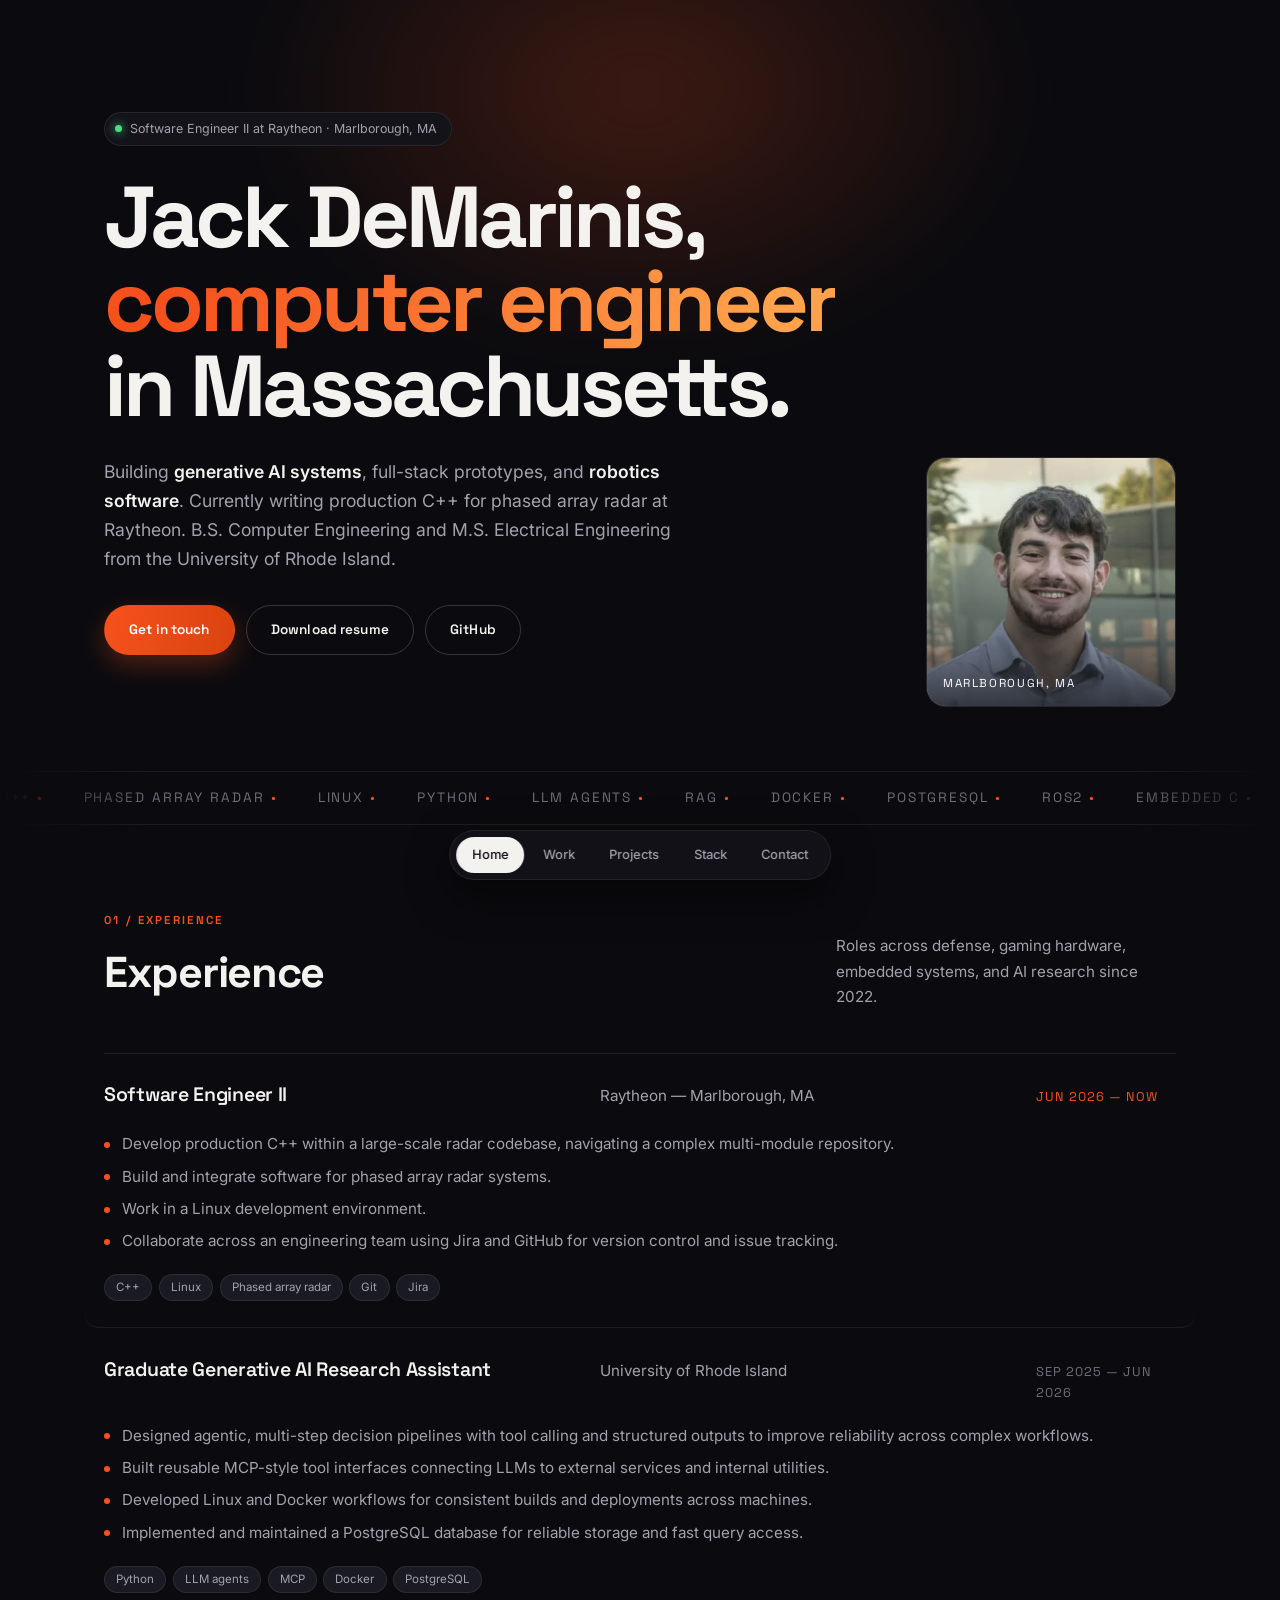
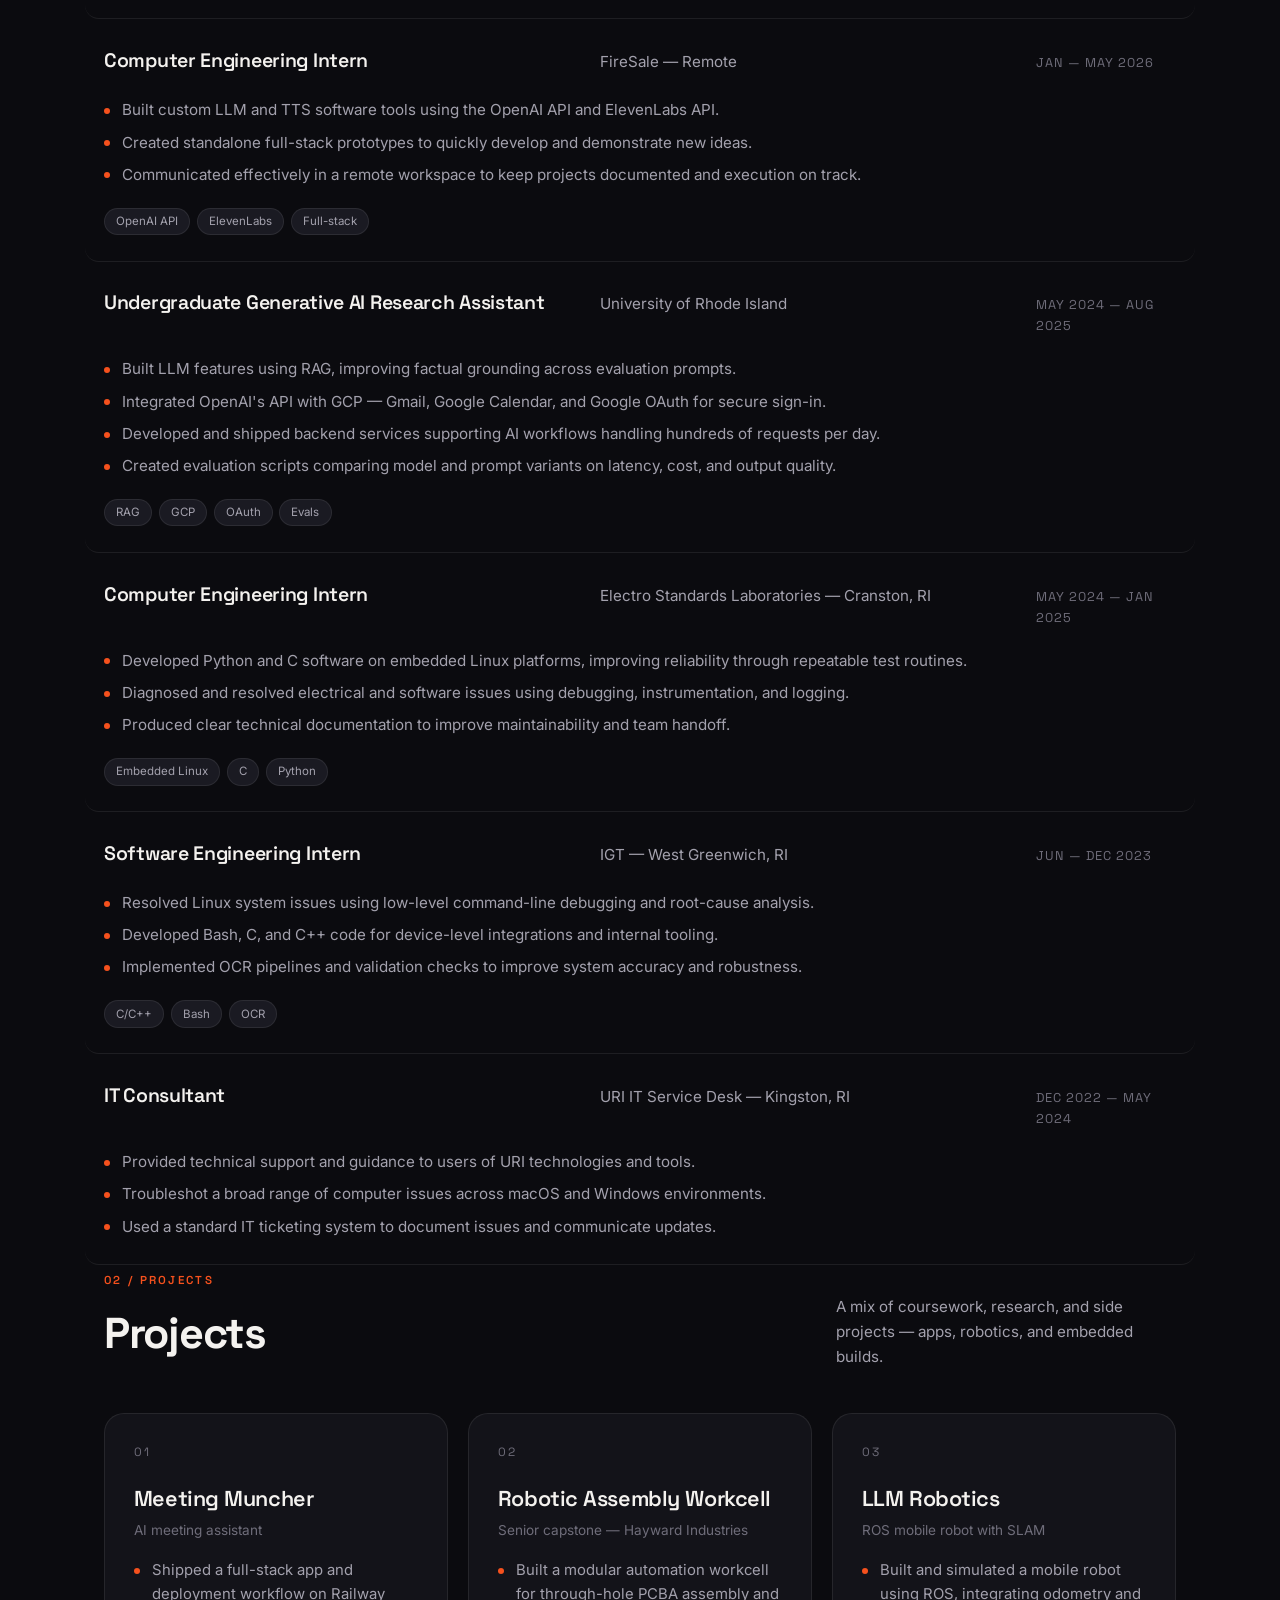
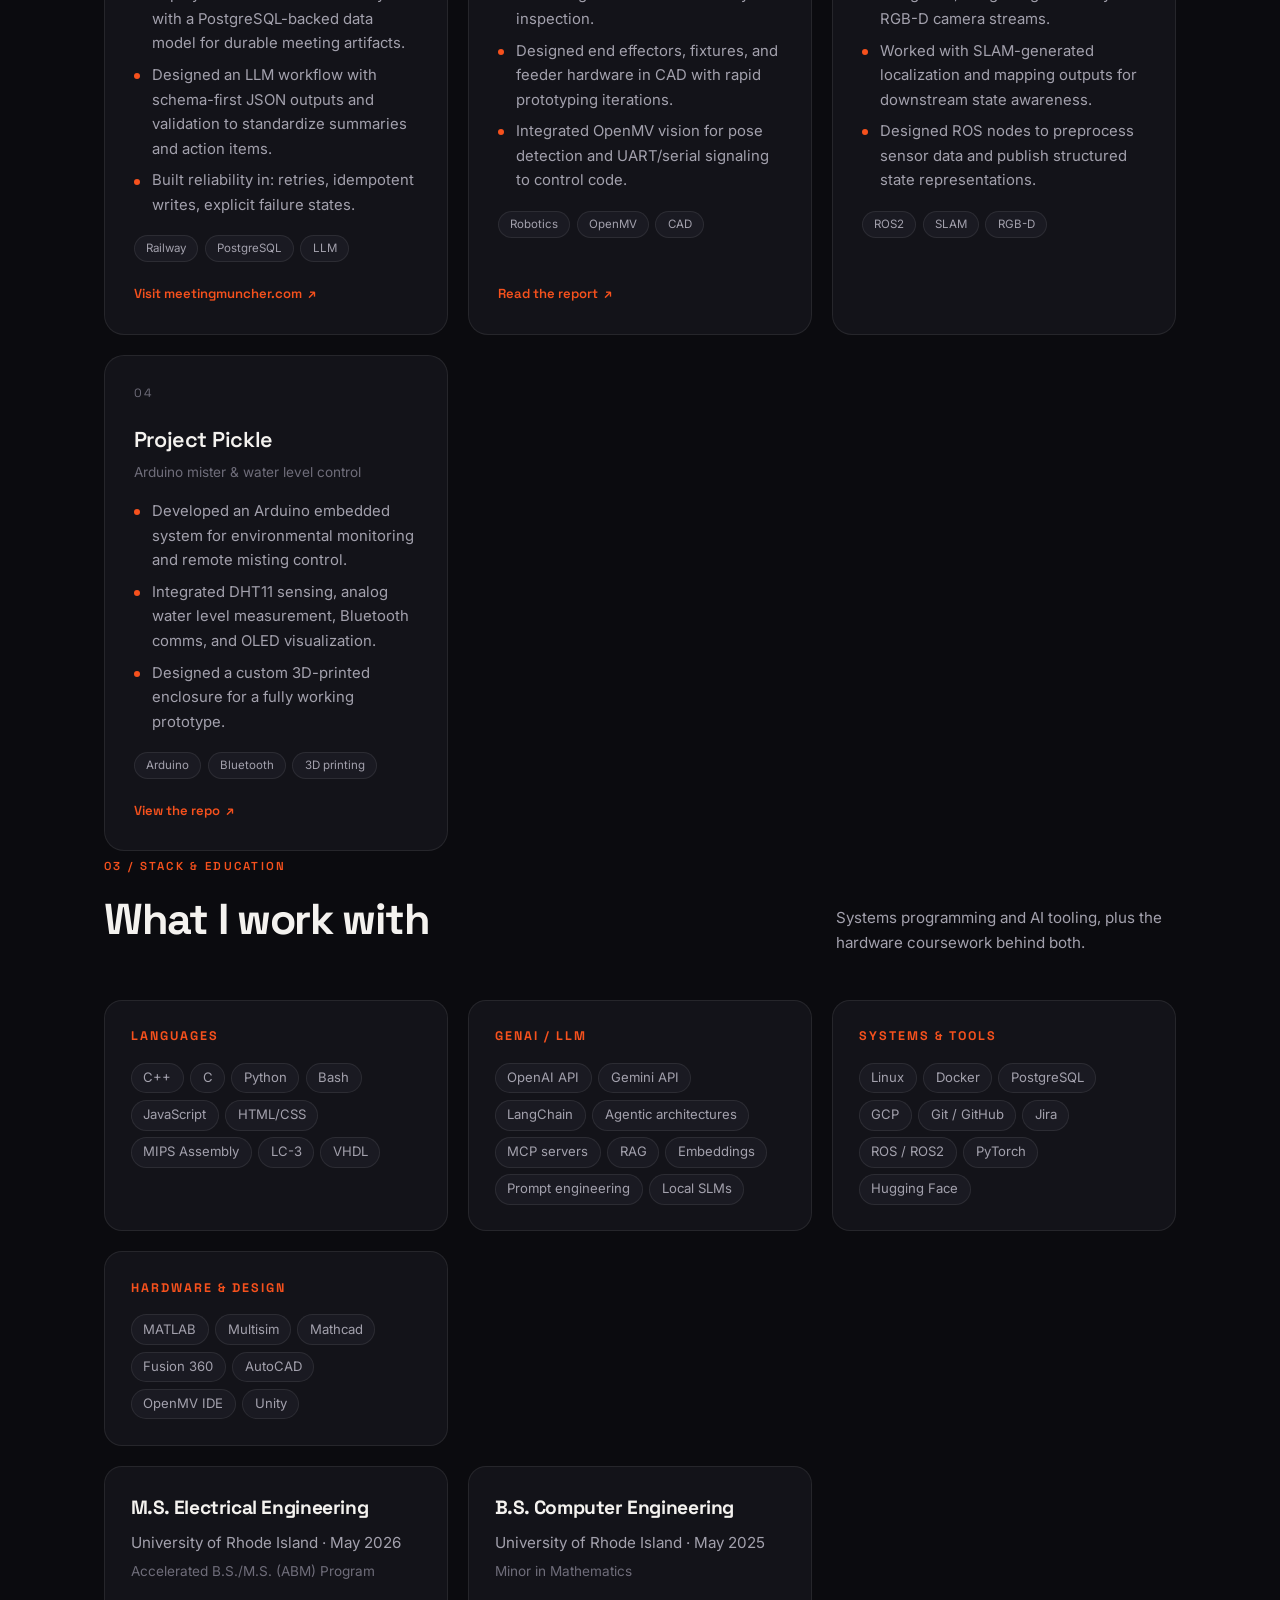
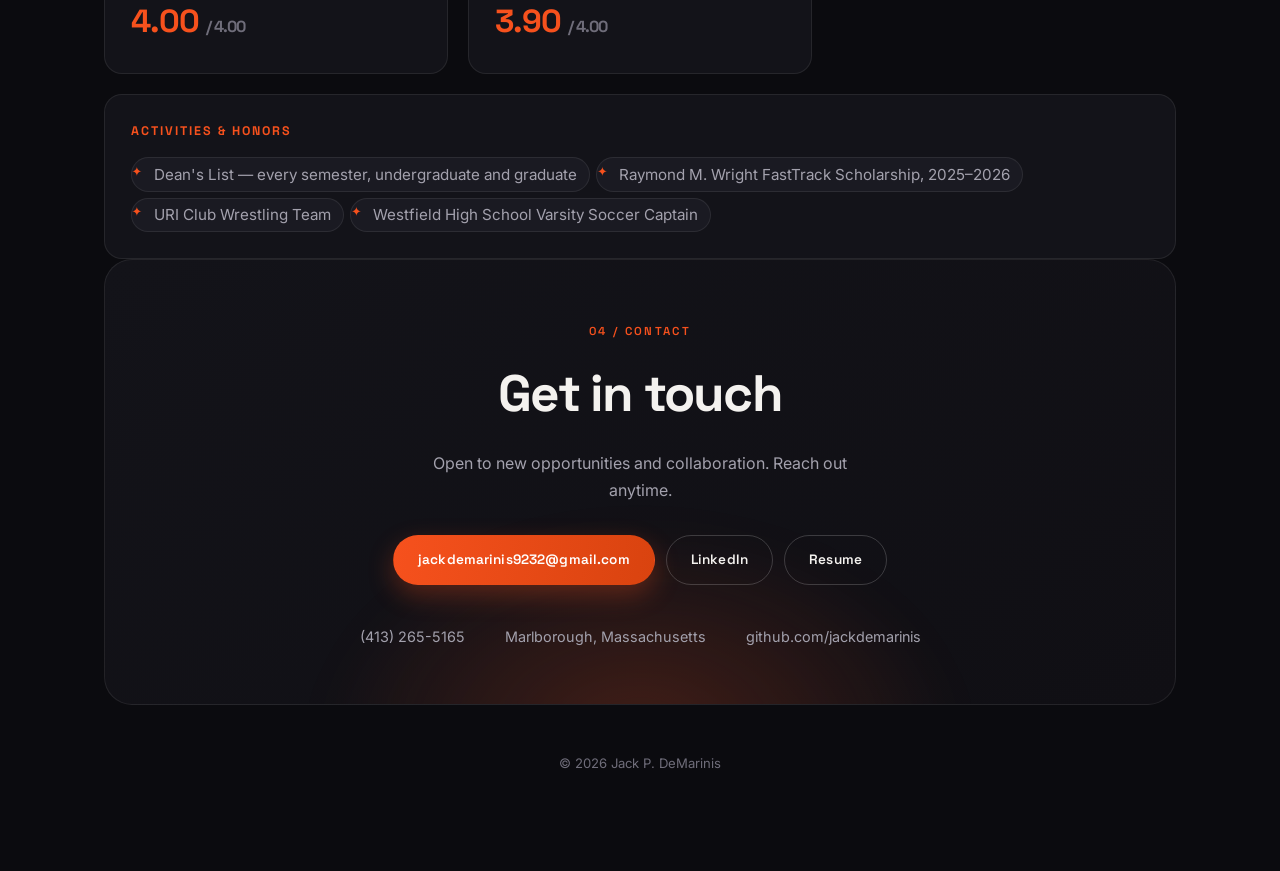
<file: design-studio.html>
<!DOCTYPE html>
<html lang="en">
  <head>
    <meta charset="UTF-8" />
    <meta name="viewport" content="width=device-width, initial-scale=1.0" />
    <title>Jack P. DeMarinis — Software Engineer</title>
    <link rel="icon" type="image/webp" href="favicon.webp" />
    <link rel="preconnect" href="https://fonts.googleapis.com" />
    <link rel="preconnect" href="https://fonts.gstatic.com" crossorigin />
    <link
      href="https://fonts.googleapis.com/css2?family=Space+Grotesk:wght@400;500;600;700&family=Inter:wght@400;500;600&display=swap"
      rel="stylesheet"
    />
    <style>
      :root {
        --bg: #0b0b0f;
        --surface: #131319;
        --surface-2: #1a1a22;
        --border: rgba(255, 255, 255, 0.08);
        --border-hi: rgba(255, 255, 255, 0.18);
        --fg: #f4f2ef;
        --fg-dim: #a3a1ad;
        --fg-faint: #6f6d7a;
        --ember: #f6511d;
        --ember-2: #ffa24b;
        --display: 'Space Grotesk', system-ui, sans-serif;
        --sans: 'Inter', system-ui, sans-serif;
      }

      * { margin: 0; padding: 0; box-sizing: border-box; }
      html { scroll-behavior: smooth; }

      body {
        background: var(--bg);
        color: var(--fg);
        font-family: var(--sans);
        line-height: 1.65;
        -webkit-font-smoothing: antialiased;
        overflow-x: hidden;
      }

      a { color: inherit; text-decoration: none; }

      .wrap { max-width: 1120px; margin: 0 auto; padding: 0 1.5rem; }

      .eyebrow {
        font-family: var(--display);
        font-size: 0.72rem;
        font-weight: 600;
        letter-spacing: 0.2em;
        text-transform: uppercase;
        color: var(--ember);
      }

      /* ---------- floating nav ---------- */
      .nav {
        position: fixed;
        left: 50%;
        transform: translateX(-50%);
        bottom: 1.25rem;
        z-index: 60;
        display: flex;
        gap: 0.25rem;
        padding: 0.4rem;
        border-radius: 999px;
        background: rgba(19, 19, 25, 0.86);
        backdrop-filter: blur(14px);
        border: 1px solid var(--border);
        box-shadow: 0 16px 40px rgba(0, 0, 0, 0.55);
      }

      .nav a {
        padding: 0.45rem 0.95rem;
        border-radius: 999px;
        font-size: 0.8rem;
        font-weight: 500;
        color: var(--fg-dim);
        transition: color 0.2s ease, background 0.2s ease;
        white-space: nowrap;
      }

      .nav a:hover { color: var(--fg); }
      .nav a.active { color: var(--bg); background: var(--fg); }

      @media (max-width: 620px) {
        .nav { gap: 0; padding: 0.3rem; }
        .nav a { padding: 0.4rem 0.6rem; font-size: 0.72rem; }
      }

      /* ---------- hero ---------- */
      .hero { position: relative; padding: 7rem 0 5rem; overflow: hidden; }

      .hero::before {
        content: '';
        position: absolute;
        top: -220px;
        left: 50%;
        width: 900px;
        height: 620px;
        transform: translateX(-50%);
        background: radial-gradient(ellipse at center, rgba(246, 81, 29, 0.22), transparent 62%);
        filter: blur(30px);
        pointer-events: none;
      }

      .hero .wrap { position: relative; }

      .avail {
        display: inline-flex;
        align-items: center;
        gap: 0.55rem;
        padding: 0.35rem 0.85rem 0.35rem 0.6rem;
        border-radius: 999px;
        border: 1px solid var(--border);
        background: var(--surface);
        font-size: 0.78rem;
        color: var(--fg-dim);
        margin-bottom: 1.8rem;
      }

      .avail i {
        width: 7px; height: 7px; border-radius: 50%;
        background: #4ade80;
        box-shadow: 0 0 10px #4ade80;
        display: inline-block;
      }

      .hero h1 {
        font-family: var(--display);
        font-size: clamp(2.8rem, 9vw, 5.4rem);
        line-height: 0.98;
        letter-spacing: -0.045em;
        font-weight: 700;
      }

      .hero h1 .grad {
        background: linear-gradient(100deg, var(--ember) 10%, var(--ember-2) 90%);
        -webkit-background-clip: text;
        background-clip: text;
        color: transparent;
      }

      .hero-body {
        margin-top: 1.8rem;
        display: grid;
        gap: 2.5rem;
        grid-template-columns: 1fr;
        align-items: start;
      }

      @media (min-width: 880px) {
        .hero-body { grid-template-columns: minmax(0, 1fr) 250px; gap: 4rem; }
      }

      .hero-body p { color: var(--fg-dim); font-size: 1.1rem; max-width: 54ch; }
      .hero-body p b { color: var(--fg); font-weight: 600; }

      .hero-photo {
        position: relative;
        border-radius: 20px;
        overflow: hidden;
        border: 1px solid var(--border);
        background: var(--surface);
      }

      .hero-photo img { display: block; width: 100%; height: 100%; object-fit: cover; aspect-ratio: 1 / 1; }

      .hero-photo::after {
        content: '';
        position: absolute;
        inset: 0;
        background: linear-gradient(180deg, transparent 45%, rgba(11, 11, 15, 0.75));
      }

      .hero-photo figcaption {
        position: absolute;
        left: 1rem;
        bottom: 0.85rem;
        z-index: 2;
        font-family: var(--display);
        font-size: 0.72rem;
        letter-spacing: 0.14em;
        text-transform: uppercase;
        color: #fff;
      }

      .actions { margin-top: 2rem; display: flex; flex-wrap: wrap; gap: 0.7rem; }

      .btn {
        display: inline-flex;
        align-items: center;
        gap: 0.5rem;
        padding: 0.78rem 1.5rem;
        border-radius: 999px;
        font-family: var(--display);
        font-size: 0.85rem;
        font-weight: 600;
        letter-spacing: 0.01em;
        border: 1px solid var(--border-hi);
        color: var(--fg);
        transition: transform 0.2s ease, background 0.2s ease, border-color 0.2s ease;
      }

      .btn:hover { transform: translateY(-2px); background: var(--surface-2); }

      .btn-fill {
        background: linear-gradient(100deg, var(--ember), #d9430f);
        border-color: transparent;
        color: #fff;
        box-shadow: 0 10px 26px rgba(246, 81, 29, 0.3);
      }

      .btn-fill:hover { background: linear-gradient(100deg, #ff6a34, var(--ember)); }

      /* ---------- marquee ---------- */
      .marquee {
        margin-top: 4rem;
        border-top: 1px solid var(--border);
        border-bottom: 1px solid var(--border);
        overflow: hidden;
        padding: 0.9rem 0;
        -webkit-mask-image: linear-gradient(90deg, transparent, #000 12%, #000 88%, transparent);
        mask-image: linear-gradient(90deg, transparent, #000 12%, #000 88%, transparent);
      }

      .marquee-track {
        display: flex;
        gap: 2.5rem;
        width: max-content;
        animation: slide 38s linear infinite;
      }

      .marquee span {
        font-family: var(--display);
        font-size: 0.85rem;
        letter-spacing: 0.14em;
        text-transform: uppercase;
        color: var(--fg-faint);
        white-space: nowrap;
      }

      .marquee span::after { content: ' \2022'; color: var(--ember); }

      @keyframes slide { to { transform: translateX(-50%); } }

      /* ---------- sections ---------- */
      section { padding: 5.5rem 0; }

      .sec-title {
        display: flex;
        align-items: flex-end;
        justify-content: space-between;
        gap: 1.5rem;
        flex-wrap: wrap;
        margin-bottom: 2.75rem;
      }

      .sec-title h2 {
        font-family: var(--display);
        font-size: clamp(1.9rem, 4.5vw, 2.7rem);
        letter-spacing: -0.03em;
        font-weight: 700;
        margin-top: 0.4rem;
      }

      .sec-title p { color: var(--fg-dim); max-width: 34ch; font-size: 0.95rem; }

      /* experience list */
      .xp { border-top: 1px solid var(--border); }

      .xp-item {
        border-bottom: 1px solid var(--border);
        padding: 1.6rem 1.2rem;
        margin: 0 -1.2rem;
        border-radius: 14px;
        display: grid;
        gap: 0.4rem 2rem;
        grid-template-columns: 1fr;
        transition: background 0.25s ease;
        position: relative;
      }

      @media (min-width: 800px) {
        .xp-item { grid-template-columns: minmax(0, 1.15fr) minmax(0, 1fr) 140px; align-items: baseline; }
      }

      .xp-item:hover { background: var(--surface); }

      .xp-item h3 { font-family: var(--display); font-size: 1.22rem; font-weight: 600; letter-spacing: -0.015em; }
      .xp-item .org { color: var(--fg-dim); font-size: 0.95rem; }
      .xp-item .when { font-family: var(--display); font-size: 0.8rem; letter-spacing: 0.08em; text-transform: uppercase; color: var(--fg-faint); }
      .xp-item.now .when { color: var(--ember); }

      .xp-detail { grid-column: 1 / -1; margin-top: 0.85rem; display: grid; gap: 0.45rem; list-style: none; }
      .xp-detail li { position: relative; padding-left: 1.15rem; color: var(--fg-dim); font-size: 0.95rem; }
      .xp-detail li::before { content: ''; position: absolute; left: 0; top: 0.7em; width: 6px; height: 6px; border-radius: 50%; background: var(--ember); }

      .pills { grid-column: 1 / -1; margin-top: 0.9rem; display: flex; flex-wrap: wrap; gap: 0.4rem; }
      .pill { font-size: 0.72rem; color: var(--fg-dim); background: var(--surface-2); border: 1px solid var(--border); border-radius: 999px; padding: 0.2rem 0.7rem; }

      /* project cards */
      .cards { display: grid; gap: 1.25rem; grid-template-columns: repeat(auto-fit, minmax(300px, 1fr)); }

      .card {
        position: relative;
        padding: 1.8rem;
        border-radius: 20px;
        background: var(--surface);
        border: 1px solid var(--border);
        overflow: hidden;
        transition: transform 0.28s ease, border-color 0.28s ease;
        display: flex;
        flex-direction: column;
      }

      .card::before {
        content: '';
        position: absolute;
        top: -60%;
        right: -30%;
        width: 320px;
        height: 320px;
        background: radial-gradient(circle, rgba(246, 81, 29, 0.16), transparent 68%);
        opacity: 0;
        transition: opacity 0.35s ease;
      }

      .card:hover { transform: translateY(-4px); border-color: var(--border-hi); }
      .card:hover::before { opacity: 1; }

      .card-num {
        font-family: var(--display);
        font-size: 0.75rem;
        letter-spacing: 0.16em;
        color: var(--fg-faint);
        margin-bottom: 1.1rem;
      }

      .card h3 { font-family: var(--display); font-size: 1.35rem; font-weight: 600; letter-spacing: -0.02em; }
      .card .sub { color: var(--fg-faint); font-size: 0.85rem; margin-top: 0.2rem; }
      .card ul { list-style: none; margin-top: 1rem; display: grid; gap: 0.45rem; }
      .card li { position: relative; padding-left: 1.15rem; color: var(--fg-dim); font-size: 0.93rem; }
      .card li::before { content: ''; position: absolute; left: 0; top: 0.68em; width: 6px; height: 6px; border-radius: 50%; background: var(--ember); }
      .card .pills { margin-top: 1.1rem; }
      .card .go { margin-top: auto; padding-top: 1.3rem; font-family: var(--display); font-size: 0.82rem; font-weight: 600; color: var(--ember); display: inline-flex; gap: 0.4rem; }
      .card .go em { font-style: normal; transition: transform 0.25s ease; }
      .card:hover .go em { transform: translate(4px, -4px); }

      /* skills + education grids */
      .grid-2 { display: grid; gap: 1.25rem; grid-template-columns: repeat(auto-fit, minmax(260px, 1fr)); }

      .panel { padding: 1.6rem; border-radius: 18px; background: var(--surface); border: 1px solid var(--border); }
      .panel h3 { font-family: var(--display); font-size: 0.78rem; letter-spacing: 0.16em; text-transform: uppercase; color: var(--ember); margin-bottom: 1rem; }
      .panel ul { list-style: none; display: flex; flex-wrap: wrap; gap: 0.4rem; }
      .panel li { font-size: 0.82rem; color: var(--fg-dim); background: var(--surface-2); border: 1px solid var(--border); border-radius: 999px; padding: 0.22rem 0.72rem; }

      .edu { display: flex; flex-direction: column; gap: 0.35rem; }
      .edu h3 { font-family: var(--display); font-size: 1.2rem; letter-spacing: -0.02em; color: var(--fg); text-transform: none; margin-bottom: 0; }
      .edu .org { color: var(--fg-dim); font-size: 0.95rem; }
      .edu .meta { font-size: 0.85rem; color: var(--fg-faint); }
      .edu .gpa { font-family: var(--display); font-size: 2rem; font-weight: 700; letter-spacing: -0.03em; color: var(--ember); margin-top: 0.4rem; }

      .honor-list { list-style: none; display: grid; gap: 0.6rem; }
      .honor-list li { color: var(--fg-dim); font-size: 0.95rem; padding-left: 1.4rem; position: relative; }
      .honor-list li::before { content: '\2726'; position: absolute; left: 0; color: var(--ember); font-size: 0.8rem; top: 0.2em; }

      /* contact */
      .cta {
        position: relative;
        overflow: hidden;
        border-radius: 28px;
        padding: 3.5rem 2rem;
        text-align: center;
        background: linear-gradient(150deg, var(--surface), #100f14);
        border: 1px solid var(--border);
      }

      .cta::before {
        content: '';
        position: absolute;
        bottom: -260px;
        left: 50%;
        width: 700px;
        height: 460px;
        transform: translateX(-50%);
        background: radial-gradient(ellipse at center, rgba(246, 81, 29, 0.22), transparent 65%);
        filter: blur(20px);
      }

      .cta > * { position: relative; }

      .cta h2 {
        font-family: var(--display);
        font-size: clamp(2rem, 6vw, 3.2rem);
        letter-spacing: -0.035em;
        font-weight: 700;
        margin: 0.6rem 0 0.9rem;
      }

      .cta p { color: var(--fg-dim); max-width: 46ch; margin: 0 auto 2rem; }

      .cta .actions { justify-content: center; }

      .contact-meta {
        margin-top: 2.5rem;
        display: flex;
        justify-content: center;
        flex-wrap: wrap;
        gap: 1rem 2.5rem;
        font-size: 0.9rem;
        color: var(--fg-dim);
      }

      .contact-meta a:hover { color: var(--ember); }

      footer {
        padding: 3rem 0 6rem;
        text-align: center;
        color: var(--fg-faint);
        font-size: 0.82rem;
      }

      .reveal { opacity: 0; transform: translateY(20px); transition: opacity 0.7s cubic-bezier(0.2, 0.6, 0.2, 1), transform 0.7s cubic-bezier(0.2, 0.6, 0.2, 1); }
      .reveal.visible { opacity: 1; transform: none; }

      @media (prefers-reduced-motion: reduce) {
        .reveal { opacity: 1; transform: none; transition: none; }
        .marquee-track { animation: none; }
        html { scroll-behavior: auto; }
      }
    </style>
  </head>
  <body>
    <nav class="nav">
      <a href="#top">Home</a>
      <a href="#work">Work</a>
      <a href="#projects">Projects</a>
      <a href="#stack">Stack</a>
      <a href="#contact">Contact</a>
    </nav>

    <header id="top" class="hero">
      <div class="wrap">
        <span class="avail"><i></i> Software Engineer II at Raytheon &middot; Marlborough, MA</span>
        <h1>Jack DeMarinis,<br /><span class="grad">computer engineer</span><br />in Massachusetts.</h1>
        <div class="hero-body">
          <div>
            <p>
              Building <b>generative AI systems</b>, full-stack prototypes, and <b>robotics software</b>.
              Currently writing production C++ for phased array radar at Raytheon.
              B.S. Computer Engineering and M.S. Electrical Engineering from the University of Rhode Island.
            </p>
            <div class="actions">
              <a class="btn btn-fill" href="#contact">Get in touch</a>
              <a class="btn" href="Jack_DeMarinis_Resume.pdf" download>Download resume</a>
              <a class="btn" href="https://github.com/jackdemarinis" target="_blank" rel="noopener noreferrer">GitHub</a>
            </div>
          </div>
          <figure class="hero-photo">
            <img src="Jack_Headshot.webp" alt="Jack P. DeMarinis" width="250" height="250" />
            <figcaption>Marlborough, MA</figcaption>
          </figure>
        </div>
      </div>

      <div class="marquee" aria-hidden="true">
        <div class="marquee-track">
          <span>C++</span><span>Phased array radar</span><span>Linux</span><span>Python</span><span>LLM agents</span><span>RAG</span><span>Docker</span><span>PostgreSQL</span><span>ROS2</span><span>Embedded C</span>
          <span>C++</span><span>Phased array radar</span><span>Linux</span><span>Python</span><span>LLM agents</span><span>RAG</span><span>Docker</span><span>PostgreSQL</span><span>ROS2</span><span>Embedded C</span>
        </div>
      </div>
    </header>

    <main>
      <section id="work" class="wrap reveal">
        <div class="sec-title">
          <div>
            <span class="eyebrow">01 / Experience</span>
            <h2>Experience</h2>
          </div>
          <p>Roles across defense, gaming hardware, embedded systems, and AI research since 2022.</p>
        </div>

        <div class="xp">
          <article class="xp-item now">
            <h3>Software Engineer II</h3>
            <span class="org">Raytheon &mdash; Marlborough, MA</span>
            <span class="when">Jun 2026 &mdash; Now</span>
            <ul class="xp-detail">
              <li>Develop production C++ within a large-scale radar codebase, navigating a complex multi-module repository.</li>
              <li>Build and integrate software for phased array radar systems.</li>
              <li>Work in a Linux development environment.</li>
              <li>Collaborate across an engineering team using Jira and GitHub for version control and issue tracking.</li>
            </ul>
            <div class="pills"><span class="pill">C++</span><span class="pill">Linux</span><span class="pill">Phased array radar</span><span class="pill">Git</span><span class="pill">Jira</span></div>
          </article>

          <article class="xp-item">
            <h3>Graduate Generative AI Research Assistant</h3>
            <span class="org">University of Rhode Island</span>
            <span class="when">Sep 2025 &mdash; Jun 2026</span>
            <ul class="xp-detail">
              <li>Designed agentic, multi-step decision pipelines with tool calling and structured outputs to improve reliability across complex workflows.</li>
              <li>Built reusable MCP-style tool interfaces connecting LLMs to external services and internal utilities.</li>
              <li>Developed Linux and Docker workflows for consistent builds and deployments across machines.</li>
              <li>Implemented and maintained a PostgreSQL database for reliable storage and fast query access.</li>
            </ul>
            <div class="pills"><span class="pill">Python</span><span class="pill">LLM agents</span><span class="pill">MCP</span><span class="pill">Docker</span><span class="pill">PostgreSQL</span></div>
          </article>

          <article class="xp-item">
            <h3>Computer Engineering Intern</h3>
            <span class="org">FireSale &mdash; Remote</span>
            <span class="when">Jan &mdash; May 2026</span>
            <ul class="xp-detail">
              <li>Built custom LLM and TTS software tools using the OpenAI API and ElevenLabs API.</li>
              <li>Created standalone full-stack prototypes to quickly develop and demonstrate new ideas.</li>
              <li>Communicated effectively in a remote workspace to keep projects documented and execution on track.</li>
            </ul>
            <div class="pills"><span class="pill">OpenAI API</span><span class="pill">ElevenLabs</span><span class="pill">Full-stack</span></div>
          </article>

          <article class="xp-item">
            <h3>Undergraduate Generative AI Research Assistant</h3>
            <span class="org">University of Rhode Island</span>
            <span class="when">May 2024 &mdash; Aug 2025</span>
            <ul class="xp-detail">
              <li>Built LLM features using RAG, improving factual grounding across evaluation prompts.</li>
              <li>Integrated OpenAI's API with GCP &mdash; Gmail, Google Calendar, and Google OAuth for secure sign-in.</li>
              <li>Developed and shipped backend services supporting AI workflows handling hundreds of requests per day.</li>
              <li>Created evaluation scripts comparing model and prompt variants on latency, cost, and output quality.</li>
            </ul>
            <div class="pills"><span class="pill">RAG</span><span class="pill">GCP</span><span class="pill">OAuth</span><span class="pill">Evals</span></div>
          </article>

          <article class="xp-item">
            <h3>Computer Engineering Intern</h3>
            <span class="org">Electro Standards Laboratories &mdash; Cranston, RI</span>
            <span class="when">May 2024 &mdash; Jan 2025</span>
            <ul class="xp-detail">
              <li>Developed Python and C software on embedded Linux platforms, improving reliability through repeatable test routines.</li>
              <li>Diagnosed and resolved electrical and software issues using debugging, instrumentation, and logging.</li>
              <li>Produced clear technical documentation to improve maintainability and team handoff.</li>
            </ul>
            <div class="pills"><span class="pill">Embedded Linux</span><span class="pill">C</span><span class="pill">Python</span></div>
          </article>

          <article class="xp-item">
            <h3>Software Engineering Intern</h3>
            <span class="org">IGT &mdash; West Greenwich, RI</span>
            <span class="when">Jun &mdash; Dec 2023</span>
            <ul class="xp-detail">
              <li>Resolved Linux system issues using low-level command-line debugging and root-cause analysis.</li>
              <li>Developed Bash, C, and C++ code for device-level integrations and internal tooling.</li>
              <li>Implemented OCR pipelines and validation checks to improve system accuracy and robustness.</li>
            </ul>
            <div class="pills"><span class="pill">C/C++</span><span class="pill">Bash</span><span class="pill">OCR</span></div>
          </article>

          <article class="xp-item">
            <h3>IT Consultant</h3>
            <span class="org">URI IT Service Desk &mdash; Kingston, RI</span>
            <span class="when">Dec 2022 &mdash; May 2024</span>
            <ul class="xp-detail">
              <li>Provided technical support and guidance to users of URI technologies and tools.</li>
              <li>Troubleshot a broad range of computer issues across macOS and Windows environments.</li>
              <li>Used a standard IT ticketing system to document issues and communicate updates.</li>
            </ul>
          </article>
        </div>
      </section>

      <section id="projects" class="wrap reveal">
        <div class="sec-title">
          <div>
            <span class="eyebrow">02 / Projects</span>
            <h2>Projects</h2>
          </div>
          <p>A mix of coursework, research, and side projects &mdash; apps, robotics, and embedded builds.</p>
        </div>

        <div class="cards">
          <article class="card">
            <span class="card-num">01</span>
            <h3>Meeting Muncher</h3>
            <p class="sub">AI meeting assistant</p>
            <ul>
              <li>Shipped a full-stack app and deployment workflow on Railway with a PostgreSQL-backed data model for durable meeting artifacts.</li>
              <li>Designed an LLM workflow with schema-first JSON outputs and validation to standardize summaries and action items.</li>
              <li>Built reliability in: retries, idempotent writes, explicit failure states.</li>
            </ul>
            <div class="pills"><span class="pill">Railway</span><span class="pill">PostgreSQL</span><span class="pill">LLM</span></div>
            <a class="go" href="https://www.meetingmuncher.com/" target="_blank" rel="noopener noreferrer">Visit meetingmuncher.com <em>&#8599;</em></a>
          </article>

          <article class="card">
            <span class="card-num">02</span>
            <h3>Robotic Assembly Workcell</h3>
            <p class="sub">Senior capstone &mdash; Hayward Industries</p>
            <ul>
              <li>Built a modular automation workcell for through-hole PCBA assembly and inspection.</li>
              <li>Designed end effectors, fixtures, and feeder hardware in CAD with rapid prototyping iterations.</li>
              <li>Integrated OpenMV vision for pose detection and UART/serial signaling to control code.</li>
            </ul>
            <div class="pills"><span class="pill">Robotics</span><span class="pill">OpenMV</span><span class="pill">CAD</span></div>
            <a class="go" href="CPR - Hayward Industries.pdf" target="_blank" rel="noopener noreferrer">Read the report <em>&#8599;</em></a>
          </article>

          <article class="card">
            <span class="card-num">03</span>
            <h3>LLM Robotics</h3>
            <p class="sub">ROS mobile robot with SLAM</p>
            <ul>
              <li>Built and simulated a mobile robot using ROS, integrating odometry and RGB-D camera streams.</li>
              <li>Worked with SLAM-generated localization and mapping outputs for downstream state awareness.</li>
              <li>Designed ROS nodes to preprocess sensor data and publish structured state representations.</li>
            </ul>
            <div class="pills"><span class="pill">ROS2</span><span class="pill">SLAM</span><span class="pill">RGB-D</span></div>
          </article>

          <article class="card">
            <span class="card-num">04</span>
            <h3>Project Pickle</h3>
            <p class="sub">Arduino mister &amp; water level control</p>
            <ul>
              <li>Developed an Arduino embedded system for environmental monitoring and remote misting control.</li>
              <li>Integrated DHT11 sensing, analog water level measurement, Bluetooth comms, and OLED visualization.</li>
              <li>Designed a custom 3D-printed enclosure for a fully working prototype.</li>
            </ul>
            <div class="pills"><span class="pill">Arduino</span><span class="pill">Bluetooth</span><span class="pill">3D printing</span></div>
            <a class="go" href="https://github.com/jackdemarinis/ProjectPickle" target="_blank" rel="noopener noreferrer">View the repo <em>&#8599;</em></a>
          </article>
        </div>
      </section>

      <section id="stack" class="wrap reveal">
        <div class="sec-title">
          <div>
            <span class="eyebrow">03 / Stack &amp; Education</span>
            <h2>What I work with</h2>
          </div>
          <p>Systems programming and AI tooling, plus the hardware coursework behind both.</p>
        </div>

        <div class="grid-2">
          <div class="panel">
            <h3>Languages</h3>
            <ul><li>C++</li><li>C</li><li>Python</li><li>Bash</li><li>JavaScript</li><li>HTML/CSS</li><li>MIPS Assembly</li><li>LC-3</li><li>VHDL</li></ul>
          </div>
          <div class="panel">
            <h3>GenAI / LLM</h3>
            <ul><li>OpenAI API</li><li>Gemini API</li><li>LangChain</li><li>Agentic architectures</li><li>MCP servers</li><li>RAG</li><li>Embeddings</li><li>Prompt engineering</li><li>Local SLMs</li></ul>
          </div>
          <div class="panel">
            <h3>Systems &amp; Tools</h3>
            <ul><li>Linux</li><li>Docker</li><li>PostgreSQL</li><li>GCP</li><li>Git / GitHub</li><li>Jira</li><li>ROS / ROS2</li><li>PyTorch</li><li>Hugging Face</li></ul>
          </div>
          <div class="panel">
            <h3>Hardware &amp; Design</h3>
            <ul><li>MATLAB</li><li>Multisim</li><li>Mathcad</li><li>Fusion 360</li><li>AutoCAD</li><li>OpenMV IDE</li><li>Unity</li></ul>
          </div>
        </div>

        <div class="grid-2" style="margin-top: 1.25rem">
          <div class="panel edu">
            <h3>M.S. Electrical Engineering</h3>
            <span class="org">University of Rhode Island &middot; May 2026</span>
            <span class="meta">Accelerated B.S./M.S. (ABM) Program</span>
            <span class="gpa">4.00 <span style="font-size: 1rem; color: var(--fg-faint)">/ 4.00</span></span>
          </div>
          <div class="panel edu">
            <h3>B.S. Computer Engineering</h3>
            <span class="org">University of Rhode Island &middot; May 2025</span>
            <span class="meta">Minor in Mathematics</span>
            <span class="gpa">3.90 <span style="font-size: 1rem; color: var(--fg-faint)">/ 4.00</span></span>
          </div>
          <div class="panel" style="grid-column: 1 / -1">
            <h3>Activities &amp; Honors</h3>
            <ul class="honor-list">
              <li>Dean's List &mdash; every semester, undergraduate and graduate</li>
              <li>Raymond M. Wright FastTrack Scholarship, 2025&ndash;2026</li>
              <li>URI Club Wrestling Team</li>
              <li>Westfield High School Varsity Soccer Captain</li>
            </ul>
          </div>
        </div>
      </section>

      <section id="contact" class="wrap reveal">
        <div class="cta">
          <span class="eyebrow">04 / Contact</span>
          <h2>Get in touch</h2>
          <p>Open to new opportunities and collaboration. Reach out anytime.</p>
          <div class="actions">
            <a class="btn btn-fill" href="mailto:jackdemarinis9232@gmail.com">jackdemarinis9232@gmail.com</a>
            <a class="btn" href="https://www.linkedin.com/in/jack-demarinis-2a0196257" target="_blank" rel="noopener noreferrer">LinkedIn</a>
            <a class="btn" href="Jack_DeMarinis_Resume.pdf" download>Resume</a>
          </div>
          <div class="contact-meta">
            <a href="tel:+14132655165">(413) 265-5165</a>
            <span>Marlborough, Massachusetts</span>
            <a href="https://github.com/jackdemarinis" target="_blank" rel="noopener noreferrer">github.com/jackdemarinis</a>
          </div>
        </div>
      </section>
    </main>

    <footer>&copy; 2026 Jack P. DeMarinis</footer>

    <script>
      const io = new IntersectionObserver(
        (entries) => {
          for (const e of entries) {
            if (e.isIntersecting) { e.target.classList.add('visible'); io.unobserve(e.target); }
          }
        },
        { rootMargin: '0px 0px -60px 0px' }
      );
      document.querySelectorAll('.reveal').forEach((el) => io.observe(el));

      const links = [...document.querySelectorAll('.nav a')];
      const spy = new IntersectionObserver(
        (entries) => {
          for (const e of entries) {
            if (!e.isIntersecting) continue;
            links.forEach((l) => l.classList.toggle('active', l.getAttribute('href') === '#' + e.target.id));
          }
        },
        { rootMargin: '-40% 0px -55% 0px' }
      );
      document.querySelectorAll('[id]').forEach((s) => {
        if (['top', 'work', 'projects', 'stack', 'contact'].includes(s.id)) spy.observe(s);
      });
    </script>
  </body>
</html>
</file>
